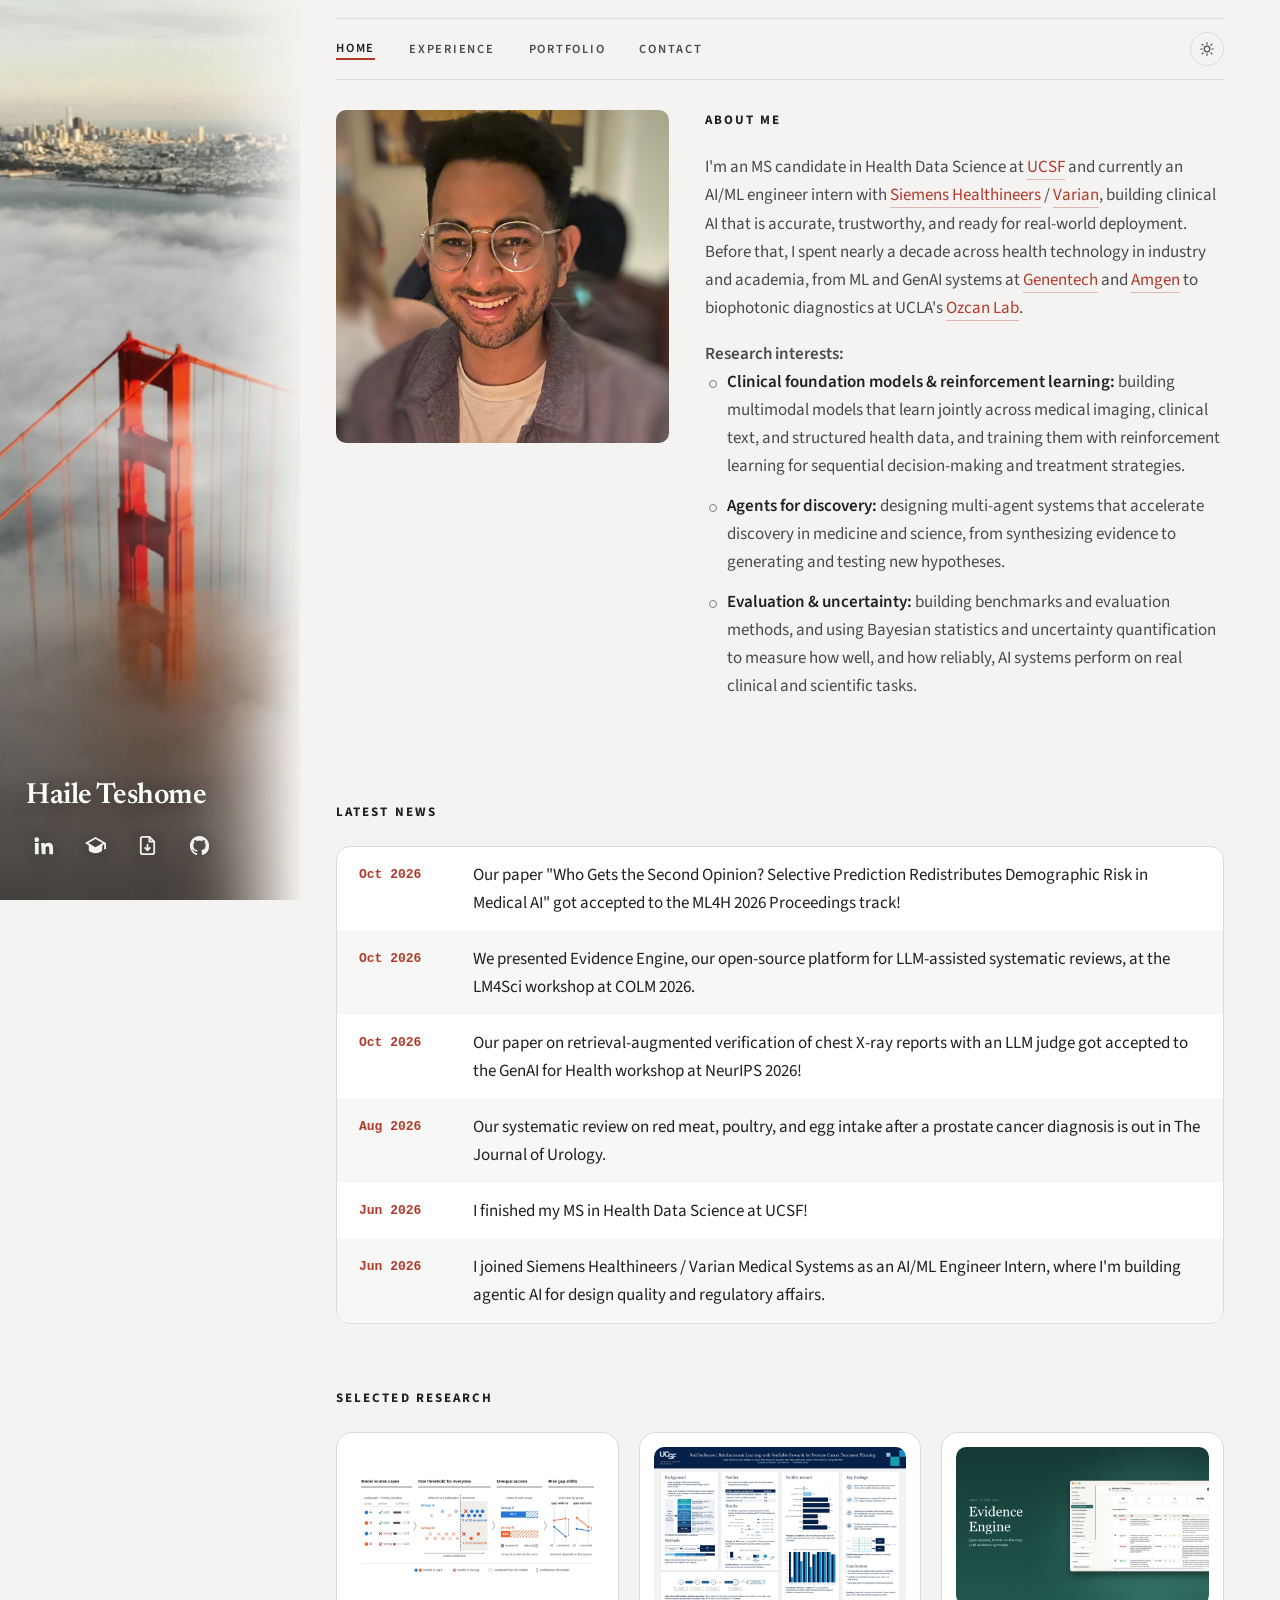
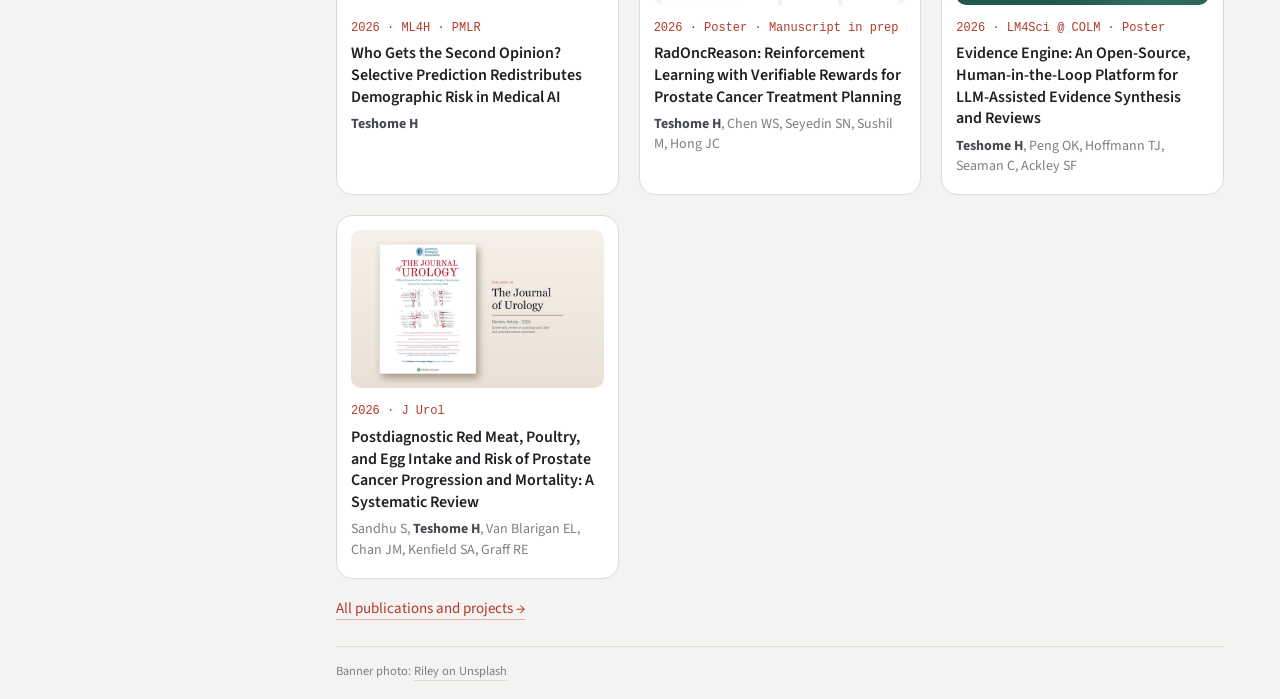
<file: index.html>
<!DOCTYPE html>
<html lang="en">
<head>
<meta charset="UTF-8" />
<meta name="viewport" content="width=device-width, initial-scale=1.0" />
<title>Haile Teshome | Health AI &amp; Data Science</title>
<meta name="description" content="Hailemariam (Haile) Teshome, Health Data Science researcher at UCSF building clinical AI." />
<script>
  /* day / night: remembered choice, else the device setting */
  (function () {
    var t = null; try { t = localStorage.getItem('ht-theme'); } catch (e) {}
    if (t !== 'light' && t !== 'dark') t = matchMedia('(prefers-color-scheme: dark)').matches ? 'dark' : 'light';
    document.documentElement.setAttribute('data-theme', t);
    /* restore the last weather look before first paint (no flash between pages) */
    try {
      var w = JSON.parse(localStorage.getItem('ht-wx') || 'null');
      if (w && Date.now() - w.t < 3 * 3600 * 1000) {
        ['night', 'golden', 'wet'].forEach(function (k) { if (w[k]) document.documentElement.classList.add('wx-' + k); });
        window.__fog = { density: w.density, speed: w.speed, bright: w.bright };
      }
    } catch (e) {}
  })();
</script>
<style>
  /* Academic homepage (mockup) — identity header, linked bio,
     research-interest bullets, image-led selected research. */
  :root {
    /* palette sampled from the banner photo: fog greys, greige, bridge orange */
    --bg: #f4f3f1;
    --text: #1e2023;
    --text-2: #474a4f;
    --text-3: #7c7f84;
    --rule: #dcdbd8;
    --link: #b23a2b;
    --link-line: rgba(178, 58, 43, 0.32);
    --card: #ffffff;
    --font: -apple-system, BlinkMacSystemFont, "SF Pro Text", "Segoe UI", Roboto, "Helvetica Neue", Arial, sans-serif;
    --mono: ui-monospace, "SF Mono", Menlo, monospace;
  }
  html[data-theme="dark"] {
      --bg: #16171a; --text: #e9e8e5; --text-2: #c1c2c4; --text-3: #8d8f93;
      --rule: #2a2c30; --link: #e57a63; --link-line: rgba(229, 122, 99, 0.4); --card: #1d1f22;
  }
  * { box-sizing: border-box; }
  html { scroll-behavior: smooth; }
  body { margin: 0; background: var(--bg); color: var(--text); font: 17px/1.65 var(--font); -webkit-font-smoothing: antialiased; }
  a { color: var(--link); text-decoration: none; border-bottom: 1px solid var(--link-line); transition: border-color .15s; }
  a:hover { border-bottom-color: var(--link); }
  img { display: block; max-width: 100%; }
  .page { max-width: 1000px; margin: 0 auto; padding: 0 28px; }

  /* ---------- identity header ---------- */
  .id { display: grid; grid-template-columns: 300px 1fr; gap: 44px; align-items: center; padding: 64px 0 40px; }
  .id-photo { width: 300px; height: 300px; border-radius: 24px; object-fit: cover; object-position: 50% 35%; }
  .id h1 { font-size: 60px; font-weight: 300; letter-spacing: -0.02em; line-height: 1.05; margin: 0 0 22px; }
  .id-roles { font-size: 16px; line-height: 1.55; color: var(--text); margin: 0 0 18px; }
  .id-roles div + div { margin-top: 2px; }
  .id-roles .muted { color: var(--text-3); }
  .id-links { display: flex; flex-wrap: wrap; gap: 6px 24px; font-size: 15.5px; }
  .id-links a { color: var(--text); border-bottom-color: transparent; }
  .id-links a:hover { color: var(--link); border-bottom-color: var(--link-line); }

  /* ---------- section nav (below header) ---------- */
  .tabs { display: flex; gap: 34px; padding: 13px 0; border-top: 1px solid var(--rule); border-bottom: 1px solid var(--rule); margin-bottom: 52px; }
  .tabs a { color: var(--text-2); border: 0; font-size: 12.5px; font-weight: 600; letter-spacing: 0.14em; text-transform: uppercase; }
  .tabs a:hover, .tabs a.on { color: var(--text); }
  .tabs a.on { box-shadow: inset 0 -2px 0 var(--link); padding-bottom: 2px; }

  /* ---------- sections ---------- */
  section { margin-bottom: 64px; }
  h2 { font-size: 13px; font-weight: 700; letter-spacing: 0.16em; text-transform: uppercase; color: var(--text); margin: 0 0 22px; text-align: left; }
  .about p { margin: 0 0 18px; color: var(--text-2); }
  .interests-lead { margin: 26px 0 10px; color: var(--text); font-weight: 600; }
  .interests { list-style: none; margin: 0; padding: 0; }
  .interests li { position: relative; padding-left: 22px; margin-bottom: 12px; color: var(--text-2); }
  .interests li::before { content: ""; position: absolute; left: 4px; top: 0.72em; width: 6px; height: 6px; border-radius: 50%; border: 1.5px solid var(--text-3); }
  .interests b { color: var(--text); font-weight: 600; }

  /* news */
  .news { list-style: none; margin: 0; padding: 0; }
  .news li { display: grid; grid-template-columns: 96px 1fr; gap: 18px; padding: 9px 0; }
  .news .d { font-family: var(--mono); font-size: 13px; color: var(--text-3); padding-top: 3px; }
  .news .t { color: var(--text-2); }
  .news .w { color: var(--text-3); font-size: 14px; }

  /* selected research cards */
  .cards { display: grid; grid-template-columns: 1fr 1fr; gap: 22px; }
  .card { display: block; border: 1px solid var(--rule); border-radius: 16px; background: var(--card); padding: 14px; color: inherit; transition: border-color .2s, transform .2s; }
  .card:hover { border-color: var(--text-3); transform: translateY(-2px); }
  .card .fig { aspect-ratio: 16 / 10; border-radius: 10px; overflow: hidden; background: #fff; margin-bottom: 14px; }
  .card .fig img { width: 100%; height: 100%; object-fit: cover; }
  .card .fig.contain img { object-fit: contain; }
  .card .v { font-family: var(--mono); font-size: 12px; color: var(--link); margin-bottom: 5px; }
  .card h3 { font-size: 17px; line-height: 1.35; font-weight: 600; margin: 0 0 6px; color: var(--text); }
  .card .a { font-size: 14px; color: var(--text-3); line-height: 1.45; padding-bottom: 4px; }
  .card .a b { color: var(--text-2); }
  .more { margin-top: 18px; font-size: 15px; }

  footer { border-top: 1px solid var(--rule); padding: 26px 0 44px; color: var(--text-3); font-size: 14px; display: flex; justify-content: space-between; gap: 16px; flex-wrap: wrap; }
  footer a { color: var(--text-2); border-bottom-color: transparent; }

  @media (max-width: 760px) {
    .id { grid-template-columns: 1fr; gap: 26px; padding-top: 36px; }
    .id-photo { width: 220px; height: 220px; }
    .id h1 { font-size: 46px; }
    .tabs { gap: 0; justify-content: space-between; }
    .tabs a { font-size: 11.5px; letter-spacing: 0.08em; }
    .cards { grid-template-columns: 1fr; }
    .news li { grid-template-columns: 1fr; gap: 0; }
  }

  /* ---------- side banner ---------- */
  /* To use your own image: save it as assets/side.jpg — it layers over the drawn placeholder. */
  body { display: grid; grid-template-columns: 380px 1fr; min-height: 100vh; }
  .side {
    position: sticky; top: 0; height: 100vh; overflow: hidden; color: #f2f2f0;
    background: #8f9194;
  }
  .side::before {
    content: ""; position: absolute; inset: 0; z-index: 1;
    background-image: url("assets/side.jpg"); background-size: cover; background-position: center;
    filter: sepia(0.55) saturate(0.85) brightness(0.92);
  }
  .side::after { content: ""; position: absolute; inset: 0; z-index: 2; background: linear-gradient(180deg, rgba(30,22,16,0.10) 0%, rgba(30,22,16,0.30) 45%, rgba(30,22,16,0.78) 100%); }
  .side-bg { position: absolute; inset: 0; z-index: 0; }
  .side-bg svg { width: 100%; height: 100%; display: block; }
  .side-bg .hl1 { fill: #b59b7c; } .side-bg .hl2 { fill: #a3876a; }
  .side-bg .sutro line { stroke: #8f7559; stroke-width: 2.4; stroke-linecap: round; }
  .side-bg .water { fill: #8a6f57; }
  .side-bg .ripples line { stroke: rgba(240,226,206,0.28); stroke-width: 1.2; stroke-linecap: round; }
  .side-bg .bridge { fill: #4d3a2c; }
  .side-bg .bridge .cable { fill: none; stroke: #4d3a2c; stroke-width: 2.6; }
  .side-bg .bridge .sus line { stroke: #4d3a2c; stroke-width: 0.9; opacity: .75; }
  .side-bg .fog { fill: rgba(243,232,216,0.55); }
  .side-inner { position: relative; z-index: 3; height: 100%; display: flex; flex-direction: column; justify-content: flex-end; padding: 44px 40px 40px; }
  .side-photo { width: 168px; height: 168px; border-radius: 18px; object-fit: cover; object-position: 50% 30%; border: 0; box-shadow: 0 12px 30px -10px rgba(10,12,14,0.55); margin-bottom: 52px; }
  .side h1 { font-family: Georgia, "Iowan Old Style", "Times New Roman", serif; font-weight: 700; font-size: 46px; line-height: 1.02; letter-spacing: -0.01em; margin: 0 0 18px; color: #fff; }
  .side-roles { font-size: 14.5px; line-height: 1.5; color: rgba(246,239,230,0.92); margin-bottom: 20px; }
  .side-roles div + div { margin-top: 6px; }
  .side-roles .muted { color: rgba(246,239,230,0.7); }
  .side a { color: #fff; border-bottom-color: rgba(255,255,255,0.4); }
  .side a:hover { border-bottom-color: #fff; }
  .side-links { display: flex; flex-wrap: wrap; gap: 6px 18px; font-size: 14.5px; font-weight: 500; }
  .side-links a { border-bottom-color: transparent; }
  .side-links a:hover { border-bottom-color: rgba(255,255,255,0.7); }
  .side-foot { margin-top: 22px; font-size: 13px; color: rgba(246,239,230,0.6); }

  .page { max-width: 820px; margin: 0; padding: 40px 56px 0; }
  .tabs { margin-bottom: 44px; }

  @media (max-width: 900px) {
    body { display: block; }
    .side { position: relative; height: auto; min-height: 560px; }
    .side-inner { min-height: 520px; padding: 32px 24px 28px; }
    .side h1 { font-size: 40px; }
    .page { padding: 28px 22px 0; }
  }

  /* real photo layer (replaces the drawn placeholder) */
  .side::before { display: none; }
  .side-img { position: absolute; inset: 0; width: 100%; height: 100%; object-fit: cover; object-position: 50% 30%; z-index: 1;
    filter: contrast(1.03); }
  .side::after { background: linear-gradient(180deg, rgba(22,24,27,0.0) 0%, rgba(22,24,27,0.22) 38%, rgba(22,24,27,0.84) 100%); }
  /* mockup-only photo switcher */
  .side-pick { display: flex; align-items: center; gap: 6px; margin-top: 14px; }
  .side-pick button { width: 24px; height: 24px; border-radius: 6px; border: 1px solid rgba(255,255,255,0.35); background: transparent; color: #fff; font-size: 11.5px; cursor: pointer; }
  .side-pick button.on { background: rgba(255,255,255,0.9); color: #1e2023; }
  .side-pick .side-credit { margin-left: 0; font-size: 11.5px; color: rgba(246,239,230,0.6); border-bottom-color: transparent; }

  /* rolling fog layer, between the photo and the dark fade */
  .side-fog { position: absolute; inset: 0; width: 100%; height: 100%; z-index: 1; pointer-events: none; }

  /* weather-driven light */
  .side-img { transition: filter 1.2s ease; }
  :is(.side.wx-night, html.wx-night .side) .side-img { filter: brightness(0.58) saturate(0.7) contrast(1.08) hue-rotate(-6deg); }
  :is(.side.wx-golden, html.wx-golden .side) .side-img { filter: sepia(0.25) saturate(1.15) brightness(1.02) contrast(1.03); }
  :is(.side.wx-wet, html.wx-wet .side) .side-img { filter: saturate(0.7) brightness(0.85) contrast(1.05); }
  :is(.side.wx-night.wx-wet, html.wx-night.wx-wet .side) .side-img { filter: brightness(0.5) saturate(0.6) contrast(1.08); }
  .side-tint { position: absolute; inset: 0; z-index: 1; pointer-events: none; opacity: 0; transition: opacity 1.2s ease; }
  :is(.side.wx-night, html.wx-night .side) .side-tint { opacity: 1; background: linear-gradient(180deg, rgba(18,32,64,0.45), rgba(10,16,32,0.2)); mix-blend-mode: multiply; }
  :is(.side.wx-golden, html.wx-golden .side) .side-tint { opacity: 1; background: linear-gradient(180deg, rgba(255,170,90,0.35), rgba(255,120,60,0.08)); mix-blend-mode: soft-light; }

  /* day / night toggle */
  .tabs { align-items: center; }
  .theme-toggle { margin-left: auto; width: 34px; height: 34px; border-radius: 50%; border: 1px solid var(--rule); background: transparent;
    color: var(--text-2); display: grid; place-items: center; cursor: pointer; transition: color .2s, border-color .2s; }
  .theme-toggle:hover { color: var(--link); border-color: var(--link-line); }
  .theme-toggle svg { width: 16px; height: 16px; }
  .theme-toggle .moon { display: none; }
  html[data-theme="dark"] .theme-toggle .sun { display: none; }
  html[data-theme="dark"] .theme-toggle .moon { display: block; }
  body { transition: background-color .3s, color .3s; }
  @media (max-width: 760px) { .theme-toggle { width: 30px; height: 30px; margin-left: 10px; } }

  /* ---------- banner, refined ---------- */
  /* show more of the city and bridge; darken only behind the name and links */
  .side-img { object-position: 50% 42%; }
  .side::after { background: linear-gradient(180deg, rgba(22,24,27,0) 0%, rgba(22,24,27,0) 52%, rgba(22,24,27,0.45) 74%, rgba(22,24,27,0.78) 100%); }
  :is(.side.wx-night, html.wx-night .side) .side-img { filter: brightness(0.74) saturate(0.8) contrast(1.06) hue-rotate(-6deg); }
  :is(.side.wx-night, html.wx-night .side) .side-tint { background: linear-gradient(180deg, rgba(18,32,64,0.28), rgba(10,16,32,0.08)); }
  /* framed portrait: a consistent cream mat + soft shadow reads well on any sky */
  .side-photo {
    width: 184px; height: 184px; border-radius: 16px; object-position: 50% 28%;
    border: 5px solid #f6f3ee; box-shadow: 0 18px 40px -14px rgba(8,10,12,0.6), 0 2px 6px rgba(8,10,12,0.18);
    margin-bottom: 26px;
  }
  .side h1 { margin-bottom: 16px; text-shadow: 0 2px 18px rgba(8,10,12,0.35); }
  .side-links { text-shadow: 0 1px 10px rgba(8,10,12,0.35); }
  footer .credit { flex-basis: 100%; font-size: 12.5px; color: var(--text-3); }
  footer .credit a { color: var(--text-3); border-bottom: 1px solid var(--rule); }


  /* thinner frame, block sits higher, links on one line */
  .side-photo { border-width: 2px; }
  .side-inner { padding-bottom: 17vh; }
  .side::after { background: linear-gradient(180deg, rgba(22,24,27,0) 0%, rgba(22,24,27,0) 40%, rgba(22,24,27,0.42) 62%, rgba(22,24,27,0.62) 100%); }
  .side-links { flex-wrap: nowrap; white-space: nowrap; gap: 0 20px; }
  @media (max-width: 900px) { .side-inner { padding-bottom: 32px; } }
  /* name on one line */
  .side h1 { white-space: nowrap; font-size: 35px; letter-spacing: -0.015em; }
  .side-photo { width: 160px; height: 160px; }
  /* profile sits at the top of the banner so the bridge below stays clear */
  .side-inner { justify-content: flex-start; padding-top: 64px; padding-bottom: 40px; }
  .side::after { background: linear-gradient(180deg, rgba(22,24,27,0.55) 0%, rgba(22,24,27,0.38) 30%, rgba(22,24,27,0) 52%, rgba(22,24,27,0) 82%, rgba(22,24,27,0.25) 100%); }
  @media (max-width: 900px) { .side-inner { padding-top: 32px; } }

  /* ---------- profile card: photo, name and links as one frosted unit ---------- */
  .side-inner { justify-content: flex-end; padding: 0 22px 26px; }
  .side::after { background: linear-gradient(180deg, rgba(22,24,27,0) 0%, rgba(22,24,27,0) 70%, rgba(22,24,27,0.35) 100%); }
  .side-card {
    display: grid; grid-template-columns: 72px 1fr; column-gap: 14px; align-items: center; padding: 18px;
    background: rgba(250,250,248,0.16); border: 1px solid rgba(255,255,255,0.28); border-radius: 18px;
    backdrop-filter: blur(14px) saturate(1.2); -webkit-backdrop-filter: blur(14px) saturate(1.2);
  }
  .side-card .side-photo { width: 72px; height: 72px; border-radius: 12px; border: 0; margin: 0; box-shadow: none; }
  .side-card h1 { font-size: 28px; margin: 0; text-shadow: none; }
  .side-card .side-links { grid-column: 1 / -1; margin-top: 14px; font-size: 14px; text-shadow: none; }
  @media (max-width: 900px) { .side-inner { padding: 0 16px 20px; min-height: 420px; } .side { min-height: 420px; } }

  /* Zhaofeng-style: banner = scenery + big name + icon links; headshot beside the bio */
  .side-inner { justify-content: flex-end; padding: 0 36px 44px; }
  .side::after { background: linear-gradient(180deg, rgba(22,24,27,0) 0%, rgba(22,24,27,0) 55%, rgba(22,24,27,0.45) 78%, rgba(22,24,27,0.72) 100%); }
  .side h1 { font-size: 36px; white-space: nowrap; line-height: 1.05; margin-bottom: 20px; text-shadow: 0 2px 18px rgba(8,10,12,0.4); }
  .side-links { gap: 0 18px; }
  .side-links a { display: grid; place-items: center; width: 34px; height: 34px; border-bottom: 0; opacity: .92; transition: opacity .15s, transform .15s; }
  .side-links a:hover { opacity: 1; transform: translateY(-1px); border-bottom: 0; }
  .side-links svg { width: 26px; height: 26px; filter: drop-shadow(0 1px 6px rgba(8,10,12,0.4)); }
  .about-photo { float: right; width: 200px; height: 200px; object-fit: cover; object-position: 50% 28%; border-radius: 10px; margin: 0 0 16px 28px; }
  @media (max-width: 760px) { .about-photo { width: 120px; height: 120px; margin-left: 16px; } }

  /* thinner banner; name + icon links at its foot (Zhaofeng); photo beside bio (Kexin) */
  body { grid-template-columns: 300px 1fr; }
  .side-inner { padding: 0 26px 38px; }
  .side h1 { font-size: 29px; margin-bottom: 16px; }
  .side-links svg { width: 23px; height: 23px; }
  .page { max-width: 900px; padding-left: 60px; padding-right: 60px; }
  .about-photo { float: left; width: 210px; height: 252px; border-radius: 10px; margin: 6px 32px 18px 0; object-position: 50% 24%; }
  .about .interests-lead { clear: both; padding-top: 6px; }
  @media (max-width: 900px) { body { display: block; } .page { padding: 28px 22px 0; } }
  @media (max-width: 760px) { .about-photo { float: none; display: block; width: 160px; height: 192px; margin: 0 0 18px; } }

  /* font pairing: Newsreader + Source Sans 3 */
  :root { --font: "Source Sans 3", system-ui, sans-serif; }
  body { font-family: var(--font); }
  .side h1, .profile-card h1 { font-family: "Newsreader", Georgia, serif; font-weight: 600; }
  h2, .tabs a { font-family: var(--font); }

  /* photo and About text share one height: the photo stretches to the text */
  .about-intro { display: grid; grid-template-columns: 210px 1fr; gap: 32px; align-items: stretch; margin-bottom: 26px; }
  .about-intro .about-photo { float: none; width: 100%; height: 100%; min-height: 220px; margin: 0; object-fit: cover; object-position: 50% 24%; }
  .about-text p { margin-bottom: 0; }
  .about .interests-lead { padding-top: 0; }
  @media (max-width: 760px) { .about-intro { grid-template-columns: 1fr; gap: 18px; } .about-intro .about-photo { width: 160px; height: 192px; min-height: 0; } }

  /* keep the side banner on tablets and narrow windows; only phones stack it on top */
  @media (min-width: 641px) and (max-width: 900px) {
    body { display: grid; grid-template-columns: 240px 1fr; }
    .side { position: sticky; top: 0; height: 100vh; min-height: 0; }
    .side-inner { height: 100%; min-height: 0; padding: 0 20px 30px; }
    .side h1 { font-size: 23px; margin-bottom: 14px; }
    .side-links { gap: 0 12px; }
    .side-links svg { width: 21px; height: 21px; }
    .page { padding: 32px 32px 0; }
  }
  @media (min-width: 761px) and (max-width: 900px) {
    .about-intro { grid-template-columns: 160px 1fr; gap: 22px; }
  }

  /* square photo beside the bio */
  .about-intro { align-items: start; }
  .about-intro .about-photo { width: 210px; height: 210px; min-height: 0; aspect-ratio: 1; object-position: 50% 28%; }
  @media (min-width: 761px) and (max-width: 900px) { .about-intro .about-photo { width: 160px; height: 160px; } }
  @media (max-width: 760px) { .about-intro .about-photo { width: 160px; height: 160px; } }

  /* bigger photo, content column closer to the banner */
  .page { padding-left: 36px; }
  .about-intro { grid-template-columns: 250px 1fr; gap: 30px; }
  .about-intro .about-photo { width: 250px; height: 250px; }
  @media (min-width: 761px) and (max-width: 900px) {
    .page { padding-left: 22px; }
    .about-intro { grid-template-columns: 196px 1fr; gap: 22px; }
    .about-intro .about-photo { width: 196px; height: 196px; }
  }
  @media (min-width: 641px) and (max-width: 760px) { .page { padding-left: 22px; } .about-intro .about-photo { width: 190px; height: 190px; } }
  @media (max-width: 640px) { .about-intro { grid-template-columns: 1fr; } .about-intro .about-photo { width: 190px; height: 190px; } }

  /* news with more contrast: white panel, accent dates, hairline rows */
  .news { background: var(--card); border: 1px solid var(--rule); border-radius: 14px; padding: 4px 22px; }
  .news li { padding: 14px 0; border-top: 1px solid var(--rule); }
  .news li:first-child { border-top: 0; }
  .news .d { color: var(--link); font-weight: 600; }
  .news .t { color: var(--text); }

  /* alternating rows inside the news panel */
  .news { padding: 0; overflow: hidden; }
  .news li { padding: 14px 22px; border-top: 0; }
  .news li:nth-child(even) { background: color-mix(in srgb, var(--bg) 70%, var(--card)); }

/* no tint transitions until the page has painted */
html:not(.wx-ready) .side-img, html:not(.wx-ready) .side-tint { transition: none !important; }

  /* content uses the full width next to the banner on every tab */
  .page { max-width: none; padding-right: 56px; }
  @media (max-width: 900px) { .page { padding-right: 28px; } }

  /* bio and research interests share the column beside the photo */
  .about-text .interests-lead { margin-top: 18px; }
  .about-text .interests { margin-bottom: 0; }
  .about-intro { align-items: start; }
  /* photo scales with the page so it roughly matches the text beside it */
  @media (min-width: 901px) {
    .about-intro { grid-template-columns: clamp(250px, 26vw, 420px) 1fr; gap: 36px; }
    .about-intro .about-photo { width: 100%; height: auto; aspect-ratio: 1; }
  }

  /* selected research: smaller cards, three across on wide screens */
  @media (min-width: 1200px) { .cards { grid-template-columns: repeat(3, 1fr); gap: 20px; } }
  @media (min-width: 1700px) { .cards { grid-template-columns: repeat(4, 1fr); } }
  .card h3 { font-size: 16px; }

  /* tighter top and bottom: less air above the tabs and below the last section */
  .page { padding-top: 18px; }
  .tabs { margin-bottom: 30px; }
  .page > section:last-of-type, .page > main { margin-bottom: 0; }
  .page > main .section { padding-bottom: 12px; }
  footer { padding: 14px 0 18px; margin-top: 24px; }
  @media (max-width: 640px) { .page { padding-top: 14px; } }
  

  /* match the Portfolio: no white frames, posters show from the title down */
  .card .fig { background: var(--card); }
  .card .fig img[src*="poster"] { object-position: 50% 0; }
  /* keep the footer pinned to the bottom of the window on short pages */
  @media (min-width: 641px) {
    .page { display: flex; flex-direction: column; min-height: 100vh; box-sizing: border-box; }
    .page > footer { margin-top: auto; }
    .page > :not(footer):nth-last-child(2) { margin-bottom: 24px; }
  }
</style>
<link rel="preconnect" href="https://fonts.googleapis.com"><link href="https://fonts.googleapis.com/css2?family=Newsreader:opsz,wght@6..72,500;6..72,600&family=Source+Sans+3:wght@400;600&display=swap" rel="stylesheet">
<link rel="stylesheet" href="assets/css/banner.css?v=4" />
</head>
<body>
<aside class="side">
  <img class="side-img" src="assets/side.jpg" alt="" aria-hidden="true">
  <div class="side-tint" aria-hidden="true"></div>
  <div class="side-inner">
    <h1>Haile Teshome</h1>
    <nav class="side-links">
        <a href="https://www.linkedin.com/in/haile-teshome" target="_blank" rel="noopener" aria-label="LinkedIn" title="LinkedIn"><svg viewBox="0 0 24 24" fill="currentColor"><path d="M4.98 3.5a2.5 2.5 0 1 1 0 5 2.5 2.5 0 0 1 0-5zM3 9.5h4V21H3zM9.5 9.5h3.8v1.6h.1c.5-1 1.8-2 3.8-2 4 0 4.8 2.6 4.8 6V21h-4v-5.3c0-1.3 0-2.9-1.8-2.9s-2 1.4-2 2.8V21h-4z"/></svg></a>
        <a href="https://scholar.google.com/citations?user=9jtTCxYAAAAJ&amp;hl=en" target="_blank" rel="noopener" aria-label="Google Scholar" title="Google Scholar"><svg viewBox="0 0 24 24" fill="currentColor"><path d="M12 3 1 9.5l4 2.4V17c0 .3.2.6.4.8C7 19.2 9.3 20 12 20s5-.8 6.6-2.2c.2-.2.4-.5.4-.8v-5.1l2-1.2V16h2V9.5zm0 2.3 7.4 4.2L12 13.8 4.6 9.5z"/></svg></a>
        <a href="Haile_Teshome_Resume.pdf" download aria-label="Resume" title="Resume"><svg viewBox="0 0 24 24" fill="none" stroke="currentColor" stroke-width="1.9" stroke-linecap="round" stroke-linejoin="round"><path d="M14 3H7a2 2 0 0 0-2 2v14a2 2 0 0 0 2 2h10a2 2 0 0 0 2-2V8z"/><path d="M14 3v5h5M12 11v6M9.5 14.5 12 17l2.5-2.5"/></svg></a>
        <a href="https://github.com/haile-teshome" target="_blank" rel="noopener" aria-label="GitHub" title="GitHub"><svg viewBox="0 0 24 24" fill="currentColor"><path d="M12 2C6.48 2 2 6.58 2 12.23c0 4.52 2.87 8.35 6.84 9.7.5.1.68-.22.68-.49 0-.24-.01-.88-.01-1.73-2.78.62-3.37-1.37-3.37-1.37-.46-1.18-1.11-1.5-1.11-1.5-.91-.64.07-.62.07-.62 1 .07 1.53 1.06 1.53 1.06.89 1.57 2.34 1.12 2.91.85.09-.66.35-1.12.63-1.38-2.22-.26-4.56-1.14-4.56-5.07 0-1.12.39-2.04 1.03-2.76-.1-.26-.45-1.3.1-2.71 0 0 .84-.28 2.75 1.05a9.3 9.3 0 0 1 5 0c1.91-1.33 2.75-1.05 2.75-1.05.55 1.41.2 2.45.1 2.71.64.72 1.03 1.64 1.03 2.76 0 3.94-2.34 4.81-4.57 5.06.36.32.68.94.68 1.9 0 1.37-.01 2.48-.01 2.82 0 .27.18.6.69.49A10.1 10.1 0 0 0 22 12.23C22 6.58 17.52 2 12 2z"/></svg></a>
      </nav>
  </div>
</aside>
<main class="page">


  <nav class="tabs">
    <a class="on" href="index.html">Home</a>
    <a href="experience.html">Experience</a>
    <a href="research.html">Portfolio</a>
    <a href="contact.html">Contact</a>
    <button class="theme-toggle" type="button" aria-label="Switch between day and night mode" title="Day / night">
      <svg class="sun" viewBox="0 0 24 24" fill="none" stroke="currentColor" stroke-width="1.8" stroke-linecap="round"><circle cx="12" cy="12" r="4.2"/><path d="M12 2.5v2.2M12 19.3v2.2M4.6 4.6l1.6 1.6M17.8 17.8l1.6 1.6M2.5 12h2.2M19.3 12h2.2M4.6 19.4l1.6-1.6M17.8 6.2l1.6-1.6"/></svg>
      <svg class="moon" viewBox="0 0 24 24" fill="none" stroke="currentColor" stroke-width="1.8" stroke-linecap="round" stroke-linejoin="round"><path d="M20.5 13.2A8.5 8.5 0 1 1 10.8 3.5a6.6 6.6 0 0 0 9.7 9.7z"/></svg>
    </button>
  </nav>

  <section class="about">
    <div class="about-intro">
      <img class="about-photo" src="assets/headshot.jpeg" alt="Haile Teshome">
      <div class="about-text">
        <h2>About me</h2>
        <p>I'm an MS candidate in Health Data Science at <a href="https://www.ucsf.edu" target="_blank" rel="noopener">UCSF</a> and currently an AI/ML engineer intern with <a href="https://www.siemens-healthineers.com" target="_blank" rel="noopener">Siemens Healthineers</a> / <a href="https://www.varian.com" target="_blank" rel="noopener">Varian</a>, building clinical AI that is accurate, trustworthy, and ready for real-world deployment. Before that, I spent nearly a decade across health technology in industry and academia, from ML and GenAI systems at <a href="https://www.gene.com" target="_blank" rel="noopener">Genentech</a> and <a href="https://www.amgen.com" target="_blank" rel="noopener">Amgen</a> to biophotonic diagnostics at UCLA's <a href="https://innovate.ee.ucla.edu" target="_blank" rel="noopener">Ozcan Lab</a>.</p>
        <p class="interests-lead">Research interests:</p>
        <ul class="interests">
      <li><b>Clinical foundation models &amp; reinforcement learning:</b> building multimodal models that learn jointly across medical imaging, clinical text, and structured health data, and training them with reinforcement learning for sequential decision-making and treatment strategies.</li>
      <li><b>Agents for discovery:</b> designing multi-agent systems that accelerate discovery in medicine and science, from synthesizing evidence to generating and testing new hypotheses.</li>
      <li><b>Evaluation &amp; uncertainty:</b> building benchmarks and evaluation methods, and using Bayesian statistics and uncertainty quantification to measure how well, and how reliably, AI systems perform on real clinical and scientific tasks.</li>
    </ul>
      </div>
    </div>
  </section>

  <section>
    <h2>Latest news</h2>
    <ul class="news">
      <li><span class="d">Oct 2026</span><span class="t">Our paper "Who Gets the Second Opinion? Selective Prediction Redistributes Demographic Risk in Medical AI" got accepted to the ML4H 2026 Proceedings track!</span></li>
      <li><span class="d">Oct 2026</span><span class="t">We presented Evidence Engine, our open-source platform for LLM-assisted systematic reviews, at the LM4Sci workshop at COLM 2026.</span></li>
      <li><span class="d">Oct 2026</span><span class="t">Our paper on retrieval-augmented verification of chest X-ray reports with an LLM judge got accepted to the GenAI for Health workshop at NeurIPS 2026!</span></li>
      <li><span class="d">Aug 2026</span><span class="t">Our systematic review on red meat, poultry, and egg intake after a prostate cancer diagnosis is out in The Journal of Urology.</span></li>
      <li><span class="d">Jun 2026</span><span class="t">I finished my MS in Health Data Science at UCSF!</span></li>
      <li><span class="d">Jun 2026</span><span class="t">I joined Siemens Healthineers / Varian Medical Systems as an AI/ML Engineer Intern, where I'm building agentic AI for design quality and regulatory affairs.</span></li>
    </ul>
  </section>

  <section>
    <h2>Selected research</h2>
    <div class="cards">
      <a class="card" href="research.html#second-opinion">
        <div class="fig"><img src="assets/figures/ml4h-second-opinion.jpg?v=2" alt="Figure 1: one confidence threshold answers 8 of 12 cases for group A but 3 of 12 for group B, shifting the risk gap" loading="lazy"></div>
        <div class="v">2026 · ML4H · PMLR</div>
        <h3>Who Gets the Second Opinion? Selective Prediction Redistributes Demographic Risk in Medical AI</h3>
        <div class="a"><b>Teshome H</b></div>
      </a>
      <a class="card" href="research.html#radoncreason">
        <div class="fig"><img src="assets/figures/radoncreason-poster.jpg" alt="RadOncReason poster: reinforcement learning with verifiable rewards for prostate cancer treatment planning" loading="lazy"></div>
        <div class="v">2026 · Poster · Manuscript in prep</div>
        <h3>RadOncReason: Reinforcement Learning with Verifiable Rewards for Prostate Cancer Treatment Planning</h3>
        <div class="a"><b>Teshome H</b>, Chen WS, Seyedin SN, Sushil M, Hong JC</div>
      </a>
      <a class="card" href="https://github.com/haile-teshome/Evidence-Engine" target="_blank" rel="noopener">
        <div class="fig"><img src="assets/figures/evidence-engine.jpg" alt="Evidence Engine: abstract screening view of the app" loading="lazy"></div>
        <div class="v">2026 · LM4Sci @ COLM · Poster</div>
        <h3>Evidence Engine: An Open-Source, Human-in-the-Loop Platform for LLM-Assisted Evidence Synthesis and Reviews</h3>
        <div class="a"><b>Teshome H</b>, Peng OK, Hoffmann TJ, Seaman C, Ackley SF</div>
      </a>
      <a class="card" href="https://doi.org/10.1097/JU.0000000000005263" target="_blank" rel="noopener">
        <div class="fig"><img src="assets/figures/prostate-diet-sr.jpg" alt="Red meat, poultry and eggs after prostate cancer: systematic review summary" loading="lazy"></div>
        <div class="v">2026 · J Urol</div>
        <h3>Postdiagnostic Red Meat, Poultry, and Egg Intake and Risk of Prostate Cancer Progression and Mortality: A Systematic Review</h3>
        <div class="a">Sandhu S, <b>Teshome H</b>, Van Blarigan EL, Chan JM, Kenfield SA, Graff RE</div>
      </a>
    </div>
    <div class="more"><a href="research.html">All publications and projects →</a></div>
  </section>

  <footer>
    <span class="credit">Banner photo: <a href="https://unsplash.com/photos/aerial-photography-of-foggy-red-bridge-UznvSv-TjNg" target="_blank" rel="noopener">Riley on Unsplash</a></span>
  </footer>
</main>
<script src="assets/js/fog.js?v=4" defer></script>
<script src="assets/js/weather.js?v=2" defer></script>
<script>
  document.querySelector('.theme-toggle').addEventListener('click', function () {
    var t = document.documentElement.getAttribute('data-theme') === 'dark' ? 'light' : 'dark';
    document.documentElement.setAttribute('data-theme', t);
    try { localStorage.setItem('ht-theme', t); } catch (e) {}
  });
</script>
</body>
</html>
</file>
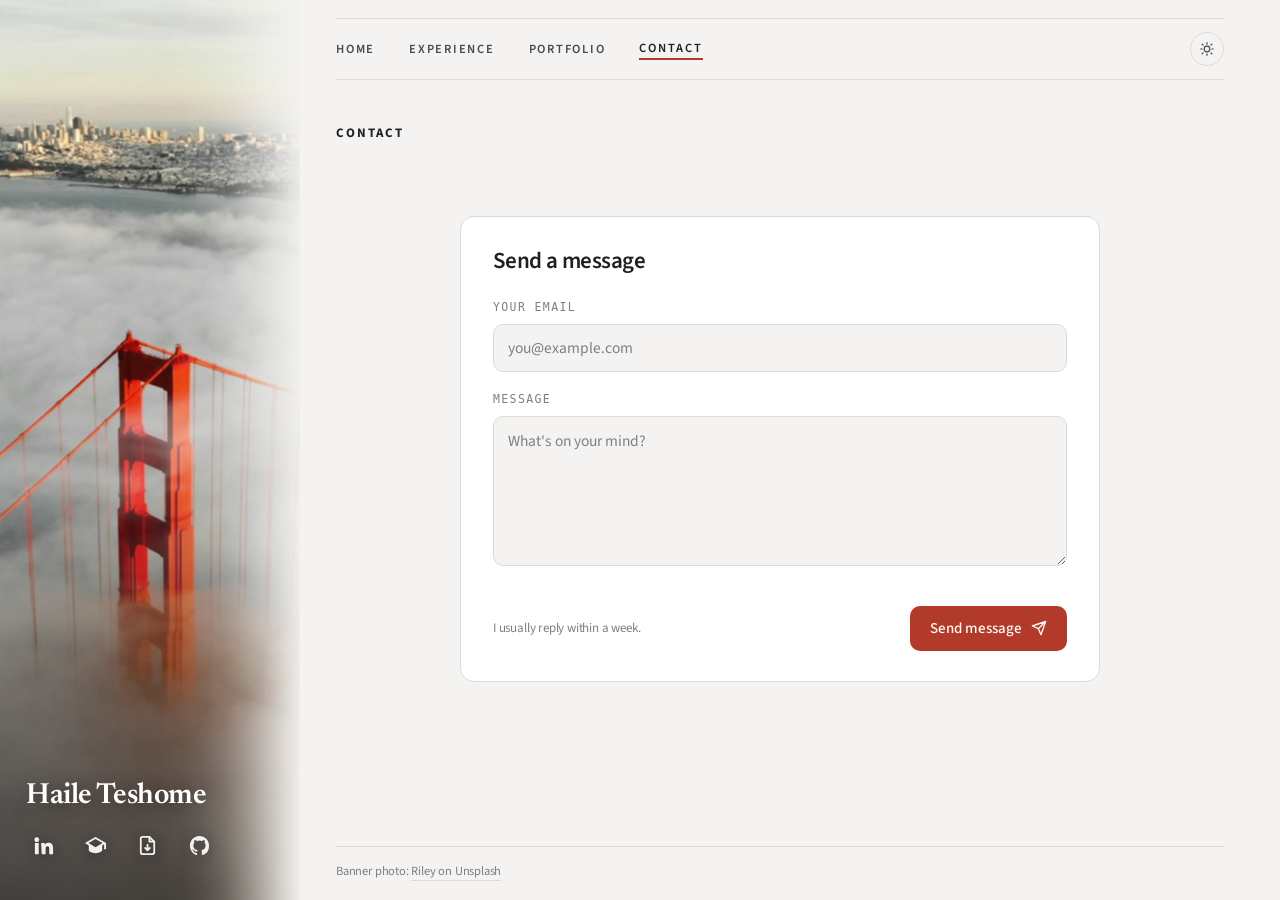
<file: contact.html>
<!DOCTYPE html>
<html lang="en" data-theme="light">
<head>
<meta charset="UTF-8" />
<meta name="viewport" content="width=device-width, initial-scale=1.0" />
<title>Contact — Haile Teshome</title>
<meta name="description" content="Get in touch with Haile Teshome — health AI, multimodal models, and research collaborations." />
<style>
/* ============================================================
   Haile Teshome — personal site
   Shared design system
   ============================================================ */

/* ---------- Fonts ---------- */
@import url('https://fonts.googleapis.com/css2?family=Geist:wght@300;400;500;600;700&family=Geist+Mono:wght@400;500;600&display=swap');

/* ---------- Tokens ---------- */
:root {
  --font-sans: "Geist", ui-sans-serif, system-ui, -apple-system, sans-serif;
  --font-mono: "Geist Mono", ui-monospace, "SF Mono", Menlo, monospace;

  /* warm paper light theme */
  --bg:        oklch(0.992 0.004 80);
  --bg-2:      oklch(0.972 0.006 78);
  --bg-3:      oklch(0.952 0.008 76);
  --text:      oklch(0.235 0.012 60);
  --text-2:    oklch(0.50 0.014 62);
  --text-3:    oklch(0.62 0.012 64);
  --border:    oklch(0.90 0.008 72);
  --border-2:  oklch(0.84 0.010 72);
  --accent:    oklch(0.605 0.165 42);
  --accent-h:  oklch(0.555 0.175 40);
  --accent-soft: oklch(0.93 0.04 55);
  --accent-text: oklch(0.55 0.17 41);
  --shadow: 0 1px 2px oklch(0.4 0.02 60 / 0.04), 0 8px 28px oklch(0.4 0.03 50 / 0.06);
  --shadow-lg: 0 2px 4px oklch(0.4 0.02 60 / 0.05), 0 18px 50px oklch(0.4 0.03 50 / 0.10);
  --shadow-card: 0 1px 1px oklch(0.35 0.02 60 / 0.05), 0 10px 20px -8px oklch(0.38 0.03 55 / 0.13), 0 34px 50px -26px oklch(0.38 0.03 55 / 0.16);
  --shadow-card-h: 0 2px 3px oklch(0.35 0.02 60 / 0.06), 0 18px 32px -10px oklch(0.38 0.03 55 / 0.18), 0 50px 70px -30px oklch(0.38 0.03 55 / 0.22);

  --maxw: 1180px;
  --nav-h: 68px;
  --r: 14px;
  --r-sm: 9px;
  --ease: cubic-bezier(0.22, 1, 0.36, 1);
}

html[data-theme="dark"] {
  --bg:        oklch(0.185 0.008 62);
  --bg-2:      oklch(0.222 0.010 62);
  --bg-3:      oklch(0.262 0.012 62);
  --text:      oklch(0.945 0.006 80);
  --text-2:    oklch(0.715 0.012 72);
  --text-3:    oklch(0.60 0.012 70);
  --border:    oklch(0.315 0.012 64);
  --border-2:  oklch(0.385 0.014 64);
  --accent:    oklch(0.715 0.155 48);
  --accent-h:  oklch(0.775 0.150 50);
  --accent-soft: oklch(0.33 0.06 45);
  --accent-text: oklch(0.78 0.15 50);
  --shadow: 0 1px 2px oklch(0 0 0 / 0.30), 0 10px 30px oklch(0 0 0 / 0.35);
  --shadow-lg: 0 2px 6px oklch(0 0 0 / 0.35), 0 22px 60px oklch(0 0 0 / 0.50);
  --shadow-card: 0 1px 1px oklch(0 0 0 / 0.30), 0 12px 24px -8px oklch(0 0 0 / 0.42), 0 36px 54px -26px oklch(0 0 0 / 0.55);
  --shadow-card-h: 0 2px 4px oklch(0 0 0 / 0.35), 0 20px 36px -10px oklch(0 0 0 / 0.50), 0 54px 76px -30px oklch(0 0 0 / 0.62);
}

* { box-sizing: border-box; }

html { scroll-behavior: smooth; scroll-padding-top: calc(var(--nav-h) + 24px); }
@media (prefers-reduced-motion: reduce) { html { scroll-behavior: auto; } }

body {
  margin: 0;
  font-family: var(--font-sans);
  background: var(--bg);
  color: var(--text);
  font-size: 17px;
  line-height: 1.65;
  -webkit-font-smoothing: antialiased;
  text-rendering: optimizeLegibility;
  letter-spacing: -0.011em;
  transition: background 0.5s var(--ease), color 0.4s var(--ease);
}

::selection { background: var(--accent-soft); color: var(--text); }

a { color: inherit; text-decoration: none; }
img { max-width: 100%; display: block; }
h1,h2,h3,h4 { font-weight: 600; line-height: 1.08; letter-spacing: -0.025em; margin: 0; }

.wrap { max-width: var(--maxw); margin: 0 auto; padding: 0 32px; }
.mono { font-family: var(--font-mono); }

/* ---------- Eyebrow / section labels ---------- */
.eyebrow {
  font-family: var(--font-mono);
  font-size: 12.5px;
  font-weight: 500;
  letter-spacing: 0.16em;
  text-transform: uppercase;
  color: var(--accent-text);
  display: inline-flex;
  align-items: center;
  gap: 9px;
}
.eyebrow::before {
  content: "";
  width: 7px; height: 7px;
  border-radius: 2px;
  background: var(--accent);
  transform: rotate(45deg);
}

/* ============================================================
   NAV
   ============================================================ */
.nav {
  position: fixed; top: 0; left: 0; right: 0; z-index: 50;
  height: var(--nav-h);
  display: flex; align-items: center;
  background: color-mix(in oklab, var(--bg) 78%, transparent);
  backdrop-filter: saturate(1.6) blur(16px);
  -webkit-backdrop-filter: saturate(1.6) blur(16px);
  border-bottom: 1px solid transparent;
  transition: border-color 0.4s var(--ease), background 0.4s var(--ease);
}
.nav.scrolled { border-bottom-color: var(--border); }
.nav .wrap { display: flex; align-items: center; justify-content: space-between; width: 100%; }

.brand { display: flex; align-items: center; gap: 11px; font-weight: 600; letter-spacing: -0.02em; }
.brand .mark {
  width: 30px; height: 30px; border-radius: 8px;
  background: var(--accent);
  color: oklch(0.99 0.01 80);
  display: grid; place-items: center;
  font-family: var(--font-mono); font-weight: 600; font-size: 14px;
  letter-spacing: -0.04em;
  box-shadow: inset 0 1px 0 oklch(1 0 0 / 0.18);
}
.brand .mark span { transform: translateY(0.5px); }

.nav-links { display: flex; align-items: center; gap: 4px; }
.nav-links a {
  font-size: 14.5px; font-weight: 450;
  color: var(--text-2);
  padding: 8px 13px; border-radius: 8px;
  position: relative;
  transition: color 0.2s, background 0.2s;
}
.nav-links a:hover { color: var(--text); background: var(--bg-2); }
.nav-links a.active { color: var(--text); }
.nav-links a.active::after {
  content: ""; position: absolute; left: 13px; right: 13px; bottom: 2px;
  height: 2px; border-radius: 2px; background: var(--accent);
}

.nav-tools { display: flex; align-items: center; gap: 8px; }

.icon-btn {
  width: 38px; height: 38px; border-radius: 9px;
  border: 1px solid var(--border);
  background: var(--bg-2);
  color: var(--text-2);
  display: grid; place-items: center; cursor: pointer;
  transition: all 0.2s var(--ease);
}
.icon-btn:hover { color: var(--text); border-color: var(--border-2); transform: translateY(-1px); }
.icon-btn svg { width: 17px; height: 17px; }

.cmd-btn {
  display: flex; align-items: center; gap: 9px;
  height: 38px; padding: 0 11px 0 12px;
  border: 1px solid var(--border); border-radius: 9px;
  background: var(--bg-2); color: var(--text-3);
  font-family: var(--font-mono); font-size: 12.5px; cursor: pointer;
  transition: all 0.2s var(--ease);
}
.cmd-btn:hover { color: var(--text); border-color: var(--border-2); }
.cmd-btn kbd {
  font-family: var(--font-mono); font-size: 11px;
  background: var(--bg); border: 1px solid var(--border);
  border-radius: 5px; padding: 1px 5px; color: var(--text-2);
}
.cmd-btn svg { width: 15px; height: 15px; }

.menu-btn { display: none; }

/* ---------- Buttons ---------- */
.btn {
  display: inline-flex; align-items: center; gap: 9px;
  font-family: var(--font-sans); font-size: 15px; font-weight: 500;
  padding: 12px 20px; border-radius: 10px; cursor: pointer;
  border: 1px solid transparent; transition: all 0.22s var(--ease);
  white-space: nowrap;
}
.btn svg { width: 16px; height: 16px; }
.btn-primary { background: var(--accent); color: oklch(0.99 0.01 80); box-shadow: var(--shadow); }
.btn-primary:hover { background: var(--accent-h); transform: translateY(-2px); box-shadow: var(--shadow-lg); }
.btn-ghost { background: var(--bg-2); color: var(--text); border-color: var(--border); }
.btn-ghost:hover { border-color: var(--border-2); transform: translateY(-2px); background: var(--bg-3); }

/* ============================================================
   SECTION / generic
   ============================================================ */
main { padding-top: var(--nav-h); }
.section { padding: 96px 0; }
.section-head { margin-bottom: 48px; max-width: 760px; }
.section-head .eyebrow { margin-bottom: 18px; }
.section-head h2 { font-size: clamp(30px, 4vw, 44px); letter-spacing: -0.03em; }
.section-head p { color: var(--text-2); font-size: 18px; margin: 16px 0 0; max-width: 640px; }

.page-hero { padding: 70px 0 30px; }
.page-hero h1 { font-size: clamp(38px, 6vw, 64px); letter-spacing: -0.035em; margin-top: 16px; }
.page-hero p { color: var(--text-2); font-size: clamp(17px, 2vw, 20px); margin: 20px 0 0; max-width: 620px; }

/* ---------- Reveal animation ---------- */
.reveal { opacity: 0; transform: translateY(22px); transition: opacity 0.7s var(--ease), transform 0.7s var(--ease); }
.reveal.in { opacity: 1; transform: none; }
.reveal[data-d="1"] { transition-delay: 0.06s; }
.reveal[data-d="2"] { transition-delay: 0.12s; }
.reveal[data-d="3"] { transition-delay: 0.18s; }
.reveal[data-d="4"] { transition-delay: 0.24s; }
.reveal[data-d="5"] { transition-delay: 0.30s; }
@media (prefers-reduced-motion: reduce) {
  .reveal { opacity: 1 !important; transform: none !important; }
}

/* ============================================================
   COMMAND PALETTE
   ============================================================ */
.cmdk {
  position: fixed; inset: 0; z-index: 100;
  display: none; align-items: flex-start; justify-content: center;
  padding-top: 14vh;
  background: oklch(0.2 0.01 60 / 0.42);
  backdrop-filter: blur(6px);
  opacity: 0; transition: opacity 0.18s ease;
}
.cmdk.open { display: flex; opacity: 1; }
.cmdk-panel {
  width: min(580px, 92vw);
  background: var(--bg);
  border: 1px solid var(--border-2);
  border-radius: 16px;
  box-shadow: var(--shadow-lg);
  overflow: hidden;
  transform: translateY(-8px) scale(0.985);
  transition: transform 0.22s var(--ease);
}
.cmdk.open .cmdk-panel { transform: none; }
.cmdk-search { display: flex; align-items: center; gap: 12px; padding: 16px 18px; border-bottom: 1px solid var(--border); }
.cmdk-search svg { width: 18px; height: 18px; color: var(--text-3); flex: none; }
.cmdk-search input {
  flex: 1; border: none; background: none; outline: none;
  font-family: var(--font-sans); font-size: 16.5px; color: var(--text);
}
.cmdk-search input::placeholder { color: var(--text-3); }
.cmdk-search .esc { font-family: var(--font-mono); font-size: 11px; color: var(--text-3); border: 1px solid var(--border); border-radius: 5px; padding: 2px 6px; }
.cmdk-list { max-height: 52vh; overflow-y: auto; padding: 8px; }
.cmdk-group-label { font-family: var(--font-mono); font-size: 11px; letter-spacing: 0.12em; text-transform: uppercase; color: var(--text-3); padding: 12px 12px 6px; }
.cmdk-item {
  display: flex; align-items: center; gap: 13px;
  padding: 11px 12px; border-radius: 9px; cursor: pointer;
  color: var(--text-2);
}
.cmdk-item .ic { width: 30px; height: 30px; border-radius: 8px; background: var(--bg-2); border: 1px solid var(--border); display: grid; place-items: center; flex: none; }
.cmdk-item .ic svg { width: 15px; height: 15px; }
.cmdk-item .t { flex: 1; }
.cmdk-item .t b { display: block; font-weight: 500; font-size: 15px; color: var(--text); letter-spacing: -0.01em; }
.cmdk-item .t small { font-size: 12.5px; color: var(--text-3); }
.cmdk-item .go { font-family: var(--font-mono); font-size: 11px; color: var(--text-3); opacity: 0; }
.cmdk-item.sel { background: var(--bg-2); color: var(--text); }
.cmdk-item.sel .ic { border-color: var(--accent); color: var(--accent); }
.cmdk-item.sel .go { opacity: 1; }
.cmdk-empty { padding: 32px; text-align: center; color: var(--text-3); font-size: 14px; }

/* ============================================================
   FOOTER
   ============================================================ */
.footer { padding: 28px 0 56px; margin-top: 40px; }
.footer-grid { display: grid; grid-template-columns: 1.6fr 1fr 1fr; gap: 40px; }
.footer h4 { font-family: var(--font-mono); font-size: 12px; letter-spacing: 0.14em; text-transform: uppercase; color: var(--text-3); margin-bottom: 16px; font-weight: 500; }
.footer .f-brand { font-size: 19px; font-weight: 600; letter-spacing: -0.02em; margin-bottom: 12px; }
.footer .f-desc { color: var(--text-2); font-size: 15px; max-width: 300px; }
.footer ul { list-style: none; margin: 0; padding: 0; display: flex; flex-direction: column; gap: 11px; }
.footer ul a { color: var(--text-2); font-size: 15px; transition: color 0.2s; display: inline-flex; align-items: center; gap: 8px; }
.footer ul a:hover { color: var(--accent-text); }
.footer-base { display: flex; justify-content: space-between; align-items: center; margin-top: 52px; padding-top: 26px; border-top: 1px solid var(--border); color: var(--text-3); font-size: 13px; font-family: var(--font-mono); }

/* ============================================================
   RESPONSIVE
   ============================================================ */
@media (max-width: 860px) {
  body { font-size: 16px; }
  .nav-links, .cmd-btn .lbl { display: none; }
  .menu-btn { display: grid; }
  .section { padding: 64px 0; }
  .footer-grid { grid-template-columns: 1fr; gap: 32px; }
  .wrap { padding: 0 22px; }

  .nav-links.open {
    display: flex; position: absolute; top: var(--nav-h); left: 0; right: 0;
    flex-direction: column; align-items: stretch; gap: 2px;
    background: var(--bg); border-bottom: 1px solid var(--border);
    padding: 12px 18px 18px;
  }
  .nav-links.open a { padding: 13px 14px; font-size: 16px; }
  .nav-links.open a.active::after { display: none; }
}

</style>
<style>
  /* ---------- Contact page ---------- */
  .contact-grid { display: grid; grid-template-columns: 1fr; gap: 28px; max-width: 640px; margin: 0 auto; }

  /* photo card with attached links */
  .photo-card {
    background: var(--bg-2); border: 1px solid var(--border); border-radius: var(--r);
    box-shadow: var(--shadow-card); overflow: hidden; display: flex; flex-direction: column;
  }
  .photo-card image-slot { display: block; width: 100%; aspect-ratio: 4 / 5; }
  .photo-links { display: flex; gap: 10px; padding: 14px; border-top: 1px solid var(--border); }
  .plink {
    flex: 1; display: inline-flex; align-items: center; justify-content: center; gap: 8px;
    font-size: 14px; font-weight: 500; color: var(--text);
    background: var(--bg); border: 1px solid var(--border); border-radius: 10px;
    padding: 11px 12px; transition: all 0.2s var(--ease);
  }
  .plink svg { width: 16px; height: 16px; }
  .plink:hover { border-color: color-mix(in oklab, var(--accent) 45%, var(--border)); color: var(--accent-text); transform: translateY(-2px); }

  /* message form */
  .form-card {
    background: var(--bg-2); border: 1px solid var(--border); border-radius: var(--r);
    box-shadow: var(--shadow-card); padding: 32px 32px 30px; display: flex; flex-direction: column;
  }
  .form-card h2 { font-size: 23px; letter-spacing: -0.025em; margin-bottom: 24px; }
  .form-card .lede { color: var(--text-2); font-size: 15.5px; margin: 8px 0 24px; }
  .field { display: flex; flex-direction: column; gap: 7px; margin-bottom: 18px; }
  .field label { font-family: var(--font-mono); font-size: 11.5px; letter-spacing: 0.12em; text-transform: uppercase; color: var(--text-3); }
  .field input, .field textarea {
    width: 100%; font-family: var(--font-sans); font-size: 15.5px; color: var(--text);
    background: var(--bg); border: 1px solid var(--border); border-radius: 10px;
    padding: 12px 14px; transition: border-color 0.2s, box-shadow 0.2s; resize: vertical;
  }
  .field textarea { min-height: 150px; line-height: 1.55; }
  .field input::placeholder, .field textarea::placeholder { color: var(--text-3); }
  .field input:focus, .field textarea:focus {
    outline: none; border-color: var(--accent);
    box-shadow: 0 0 0 3px color-mix(in oklab, var(--accent) 18%, transparent);
  }
  .form-foot { display: flex; align-items: center; justify-content: space-between; gap: 16px; margin-top: 4px; }
  .form-note { font-size: 13px; color: var(--text-3); }
  .form-card .btn-primary { border: none; }
  .form-error { color: var(--accent-text); font-size: 13.5px; min-height: 18px; margin-top: 2px; }

  /* success state */
  .form-success { display: none; flex-direction: column; align-items: center; justify-content: center; text-align: center; flex: 1; padding: 24px 0; }
  .form-card.sent .form-body { display: none; }
  .form-card.sent .form-success { display: flex; }
  .form-success .tick { width: 58px; height: 58px; border-radius: 50%; background: color-mix(in oklab, var(--accent) 15%, var(--bg)); border: 1px solid color-mix(in oklab, var(--accent) 40%, var(--border)); color: var(--accent-text); display: grid; place-items: center; margin-bottom: 18px; }
  .form-success .tick svg { width: 26px; height: 26px; }
  .form-success h3 { font-size: 21px; letter-spacing: -0.02em; margin-bottom: 8px; }
  .form-success p { color: var(--text-2); font-size: 15px; max-width: 340px; margin: 0; }

  /* direct contact methods */
  .contact-methods { display: flex; flex-direction: column; gap: 12px; }
  .cmethod { display: flex; align-items: center; gap: 15px; background: var(--bg-2); border: 1px solid var(--border); border-radius: var(--r); padding: 15px 18px; box-shadow: var(--shadow); transition: transform 0.22s var(--ease), border-color 0.22s var(--ease), box-shadow 0.22s var(--ease); }
  .cmethod:hover { border-color: var(--border-2); transform: translateY(-2px); box-shadow: var(--shadow-lg); }
  .cmethod .cm-ic { width: 42px; height: 42px; flex: none; border-radius: 11px; background: var(--bg); border: 1px solid var(--border); display: grid; place-items: center; color: var(--accent-text); }
  .cmethod .cm-ic svg { width: 20px; height: 20px; }
  .cmethod .cm-text { display: flex; flex-direction: column; min-width: 0; }
  .cm-label { font-family: var(--font-mono); font-size: 11px; letter-spacing: 0.12em; text-transform: uppercase; color: var(--text-3); }
  .cm-value { font-size: 15.5px; color: var(--text); font-weight: 500; overflow: hidden; text-overflow: ellipsis; white-space: nowrap; }
  .cmethod .cm-arrow { margin-left: auto; color: var(--text-3); transition: transform 0.2s var(--ease), color 0.2s var(--ease); }
  .cmethod:hover .cm-arrow { color: var(--accent); transform: translate(2px, -2px); }
  .cmethod .cm-arrow svg { width: 17px; height: 17px; }

  @media (max-width: 860px) {
    .contact-grid { grid-template-columns: 1fr; }
    .photo-card image-slot { aspect-ratio: 16 / 11; }
    .form-card { padding: 26px 22px; }
  }
</style>
<link rel="preconnect" href="https://fonts.googleapis.com"><link href="https://fonts.googleapis.com/css2?family=Newsreader:opsz,wght@6..72,500;6..72,600&family=Source+Sans+3:wght@400;600&display=swap" rel="stylesheet">
<script>
  /* day / night: remembered choice, else the device setting */
  (function () {
    var t = null; try { t = localStorage.getItem('ht-theme'); } catch (e) {}
    if (t !== 'light' && t !== 'dark') t = matchMedia('(prefers-color-scheme: dark)').matches ? 'dark' : 'light';
    document.documentElement.setAttribute('data-theme', t);
    /* restore the last weather look before first paint (no flash between pages) */
    try {
      var w = JSON.parse(localStorage.getItem('ht-wx') || 'null');
      if (w && Date.now() - w.t < 3 * 3600 * 1000) {
        ['night', 'golden', 'wet'].forEach(function (k) { if (w[k]) document.documentElement.classList.add('wx-' + k); });
        window.__fog = { density: w.density, speed: w.speed, bright: w.bright };
      }
    } catch (e) {}
  })();
</script>
<link rel="stylesheet" href="assets/css/shell.css?v=5" />
<link rel="stylesheet" href="assets/css/banner.css?v=4" />
</head>
<body>

<aside class="side">
  <img class="side-img" src="assets/side.jpg" alt="" aria-hidden="true">
  <div class="side-tint" aria-hidden="true"></div>
  <div class="side-inner">
    <h1>Haile Teshome</h1>
    <nav class="side-links">
        <a href="https://www.linkedin.com/in/haile-teshome" target="_blank" rel="noopener" aria-label="LinkedIn" title="LinkedIn"><svg viewBox="0 0 24 24" fill="currentColor"><path d="M4.98 3.5a2.5 2.5 0 1 1 0 5 2.5 2.5 0 0 1 0-5zM3 9.5h4V21H3zM9.5 9.5h3.8v1.6h.1c.5-1 1.8-2 3.8-2 4 0 4.8 2.6 4.8 6V21h-4v-5.3c0-1.3 0-2.9-1.8-2.9s-2 1.4-2 2.8V21h-4z"/></svg></a>
        <a href="https://scholar.google.com/citations?user=9jtTCxYAAAAJ&amp;hl=en" target="_blank" rel="noopener" aria-label="Google Scholar" title="Google Scholar"><svg viewBox="0 0 24 24" fill="currentColor"><path d="M12 3 1 9.5l4 2.4V17c0 .3.2.6.4.8C7 19.2 9.3 20 12 20s5-.8 6.6-2.2c.2-.2.4-.5.4-.8v-5.1l2-1.2V16h2V9.5zm0 2.3 7.4 4.2L12 13.8 4.6 9.5z"/></svg></a>
        <a href="Haile_Teshome_Resume.pdf" download aria-label="Resume" title="Resume"><svg viewBox="0 0 24 24" fill="none" stroke="currentColor" stroke-width="1.9" stroke-linecap="round" stroke-linejoin="round"><path d="M14 3H7a2 2 0 0 0-2 2v14a2 2 0 0 0 2 2h10a2 2 0 0 0 2-2V8z"/><path d="M14 3v5h5M12 11v6M9.5 14.5 12 17l2.5-2.5"/></svg></a>
        <a href="https://github.com/haile-teshome" target="_blank" rel="noopener" aria-label="GitHub" title="GitHub"><svg viewBox="0 0 24 24" fill="currentColor"><path d="M12 2C6.48 2 2 6.58 2 12.23c0 4.52 2.87 8.35 6.84 9.7.5.1.68-.22.68-.49 0-.24-.01-.88-.01-1.73-2.78.62-3.37-1.37-3.37-1.37-.46-1.18-1.11-1.5-1.11-1.5-.91-.64.07-.62.07-.62 1 .07 1.53 1.06 1.53 1.06.89 1.57 2.34 1.12 2.91.85.09-.66.35-1.12.63-1.38-2.22-.26-4.56-1.14-4.56-5.07 0-1.12.39-2.04 1.03-2.76-.1-.26-.45-1.3.1-2.71 0 0 .84-.28 2.75 1.05a9.3 9.3 0 0 1 5 0c1.91-1.33 2.75-1.05 2.75-1.05.55 1.41.2 2.45.1 2.71.64.72 1.03 1.64 1.03 2.76 0 3.94-2.34 4.81-4.57 5.06.36.32.68.94.68 1.9 0 1.37-.01 2.48-.01 2.82 0 .27.18.6.69.49A10.1 10.1 0 0 0 22 12.23C22 6.58 17.52 2 12 2z"/></svg></a>
      </nav>
  </div>
</aside>
<div class="page">
  <nav class="tabs">
    <a href="index.html">Home</a>
    <a href="experience.html">Experience</a>
    <a href="research.html">Portfolio</a>
    <a class="on" href="contact.html">Contact</a>
    <button class="theme-toggle" type="button" aria-label="Switch between day and night mode" title="Day / night">
      <svg class="sun" viewBox="0 0 24 24" fill="none" stroke="currentColor" stroke-width="1.8" stroke-linecap="round"><circle cx="12" cy="12" r="4.2"/><path d="M12 2.5v2.2M12 19.3v2.2M4.6 4.6l1.6 1.6M17.8 17.8l1.6 1.6M2.5 12h2.2M19.3 12h2.2M4.6 19.4l1.6-1.6M17.8 6.2l1.6-1.6"/></svg>
      <svg class="moon" viewBox="0 0 24 24" fill="none" stroke="currentColor" stroke-width="1.8" stroke-linecap="round" stroke-linejoin="round"><path d="M20.5 13.2A8.5 8.5 0 1 1 10.8 3.5a6.6 6.6 0 0 0 9.7 9.7z"/></svg>
    </button>
  </nav>

<main>
<section class="page-hero">
  <div class="wrap">
    <div class="eyebrow reveal">Contact</div>
  </div>
</section>

<section class="section" style="padding-top: 40px;">
  <div class="wrap">
    <div class="contact-grid">
      <!-- Message form -->
      <form class="form-card reveal" id="contactForm" novalidate>
        <div class="form-body">
          <h2>Send a message</h2>
          <div class="field">
            <label for="cf-email">Your email</label>
            <input type="email" id="cf-email" name="email" placeholder="you@example.com" autocomplete="email" required />
          </div>
          <div class="field">
            <label for="cf-message">Message</label>
            <textarea id="cf-message" name="message" placeholder="What's on your mind?" required></textarea>
          </div>
          <div class="form-error" id="cf-error" role="alert"></div>
          <div class="form-foot">
            <span class="form-note">I usually reply within a week.</span>
            <button type="submit" class="btn btn-primary">Send message <svg viewBox="0 0 24 24" fill="none" stroke="currentColor" stroke-width="2" stroke-linecap="round" stroke-linejoin="round"><path d="M22 2 11 13M22 2l-7 20-4-9-9-4z"/></svg></button>
          </div>
        </div>
        <div class="form-success">
          <div class="tick"><svg viewBox="0 0 24 24" fill="none" stroke="currentColor" stroke-width="2.2" stroke-linecap="round" stroke-linejoin="round"><path d="M20 6 9 17l-5-5"/></svg></div>
          <h3>Thanks — message ready</h3>
          <p id="cf-success-msg">Your email app is opening so you can hit send. I'll reply soon.</p>
        </div>
      </form>
    </div>
  </div>
</section>
</main>

  <footer>
    <span class="credit">Banner photo: <a href="https://unsplash.com/photos/aerial-photography-of-foggy-red-bridge-UznvSv-TjNg" target="_blank" rel="noopener">Riley on Unsplash</a></span>
  </footer>
</div>

<script>
/* ============================================================
   Haile Teshome — site interactions
   ============================================================ */
(function () {
  /* ---------- Theme ---------- */
  const root = document.documentElement;
  const stored = localStorage.getItem('ht-theme');
  const prefersDark = window.matchMedia('(prefers-color-scheme: dark)').matches;
  root.setAttribute('data-theme', stored || (prefersDark ? 'dark' : 'light'));

  function setTheme(t) {
    root.setAttribute('data-theme', t);
    localStorage.setItem('ht-theme', t);
    paintToggle();
  }
  function paintToggle() {
    const t = root.getAttribute('data-theme');
    document.querySelectorAll('[data-theme-toggle]').forEach(btn => {
      btn.innerHTML = t === 'dark'
        ? '<svg viewBox="0 0 24 24" fill="none" stroke="currentColor" stroke-width="1.7" stroke-linecap="round" stroke-linejoin="round"><circle cx="12" cy="12" r="4"/><path d="M12 2v2M12 20v2M4.9 4.9l1.4 1.4M17.7 17.7l1.4 1.4M2 12h2M20 12h2M4.9 19.1l1.4-1.4M17.7 6.3l1.4-1.4"/></svg>'
        : '<svg viewBox="0 0 24 24" fill="none" stroke="currentColor" stroke-width="1.7" stroke-linecap="round" stroke-linejoin="round"><path d="M21 12.8A9 9 0 1 1 11.2 3a7 7 0 0 0 9.8 9.8z"/></svg>';
    });
  }
  document.addEventListener('click', e => {
    const tog = e.target.closest('[data-theme-toggle]');
    if (tog) setTheme(root.getAttribute('data-theme') === 'dark' ? 'light' : 'dark');
  });
  paintToggle();

  /* ---------- Nav scroll state + mobile menu ---------- */
  const nav = document.querySelector('.nav');
  const onScroll = () => { if (nav) nav.classList.toggle('scrolled', window.scrollY > 8); };
  onScroll();
  window.addEventListener('scroll', onScroll, { passive: true });

  document.addEventListener('click', e => {
    if (e.target.closest('.menu-btn')) {
      document.querySelector('.nav-links')?.classList.toggle('open');
    } else if (!e.target.closest('.nav-links')) {
      document.querySelector('.nav-links')?.classList.remove('open');
    }
  });

  /* ---------- Scroll reveal ---------- */
  const io = new IntersectionObserver((entries) => {
    entries.forEach(en => { if (en.isIntersecting) { en.target.classList.add('in'); io.unobserve(en.target); } });
  }, { threshold: 0.12, rootMargin: '0px 0px -8% 0px' });
  document.querySelectorAll('.reveal').forEach(el => io.observe(el));


})();
</script>

<!-- contact form -->
<script>
(function () {
  /* ------------------------------------------------------------------
     Where messages go. Two modes, no personal info shown on the page:

     1. Hosted form endpoint (recommended) — paste a Formspree/Basin/
        FormSubmit URL into FORM_ENDPOINT and the message is sent in the
        background, no email app needed. e.g. 'https://formspree.io/f/abc123'
     2. Fallback (default) — opens the visitor's own mail app pre-filled to
        the address assembled below (kept in JS, never rendered as text).
  ------------------------------------------------------------------ */
  const FORM_ENDPOINT = '';
  const TO = ['haile.teshome', 'ucsf.edu'].join('@');

  const form = document.getElementById('contactForm');
  if (!form) return;
  const emailEl = document.getElementById('cf-email');
  const msgEl = document.getElementById('cf-message');
  const errEl = document.getElementById('cf-error');
  const okMsg = document.getElementById('cf-success-msg');
  const validEmail = (v) => /^[^\s@]+@[^\s@]+\.[^\s@]+$/.test(v);

  form.addEventListener('submit', async (e) => {
    e.preventDefault();
    errEl.textContent = '';
    const email = emailEl.value.trim();
    const message = msgEl.value.trim();

    if (!validEmail(email)) { errEl.textContent = 'Please enter a valid email address.'; emailEl.focus(); return; }
    if (message.length < 2) { errEl.textContent = 'Please write a short message.'; msgEl.focus(); return; }

    if (FORM_ENDPOINT) {
      const btn = form.querySelector('button[type="submit"]');
      const label = btn.innerHTML;
      btn.disabled = true; btn.textContent = 'Sending…';
      try {
        const res = await fetch(FORM_ENDPOINT, {
          method: 'POST',
          headers: { 'Content-Type': 'application/json', 'Accept': 'application/json' },
          body: JSON.stringify({ email, message })
        });
        if (!res.ok) throw new Error('bad status');
        okMsg.textContent = "Your message has been sent. I'll reply soon.";
        form.classList.add('sent');
      } catch (err) {
        btn.disabled = false; btn.innerHTML = label;
        errEl.textContent = 'Something went wrong — please try again in a moment.';
      }
      return;
    }

    // Fallback: open the visitor's mail app, pre-filled.
    const subject = encodeURIComponent('Hello from your website');
    const body = encodeURIComponent(message + '\n\n— ' + email);
    window.location.href = `mailto:${TO}?subject=${subject}&body=${body}`;
    okMsg.textContent = 'Your email app is opening so you can hit send. I\u2019ll reply soon.';
    form.classList.add('sent');
  });
})();
</script>
<script src="assets/js/fog.js?v=4" defer></script>
<script src="assets/js/weather.js?v=2" defer></script>
<script>
  document.querySelector('.theme-toggle').addEventListener('click', function () {
    var t = document.documentElement.getAttribute('data-theme') === 'dark' ? 'light' : 'dark';
    document.documentElement.setAttribute('data-theme', t);
    try { localStorage.setItem('ht-theme', t); } catch (e) {}
  });
</script>
</body>
</html>
</file>
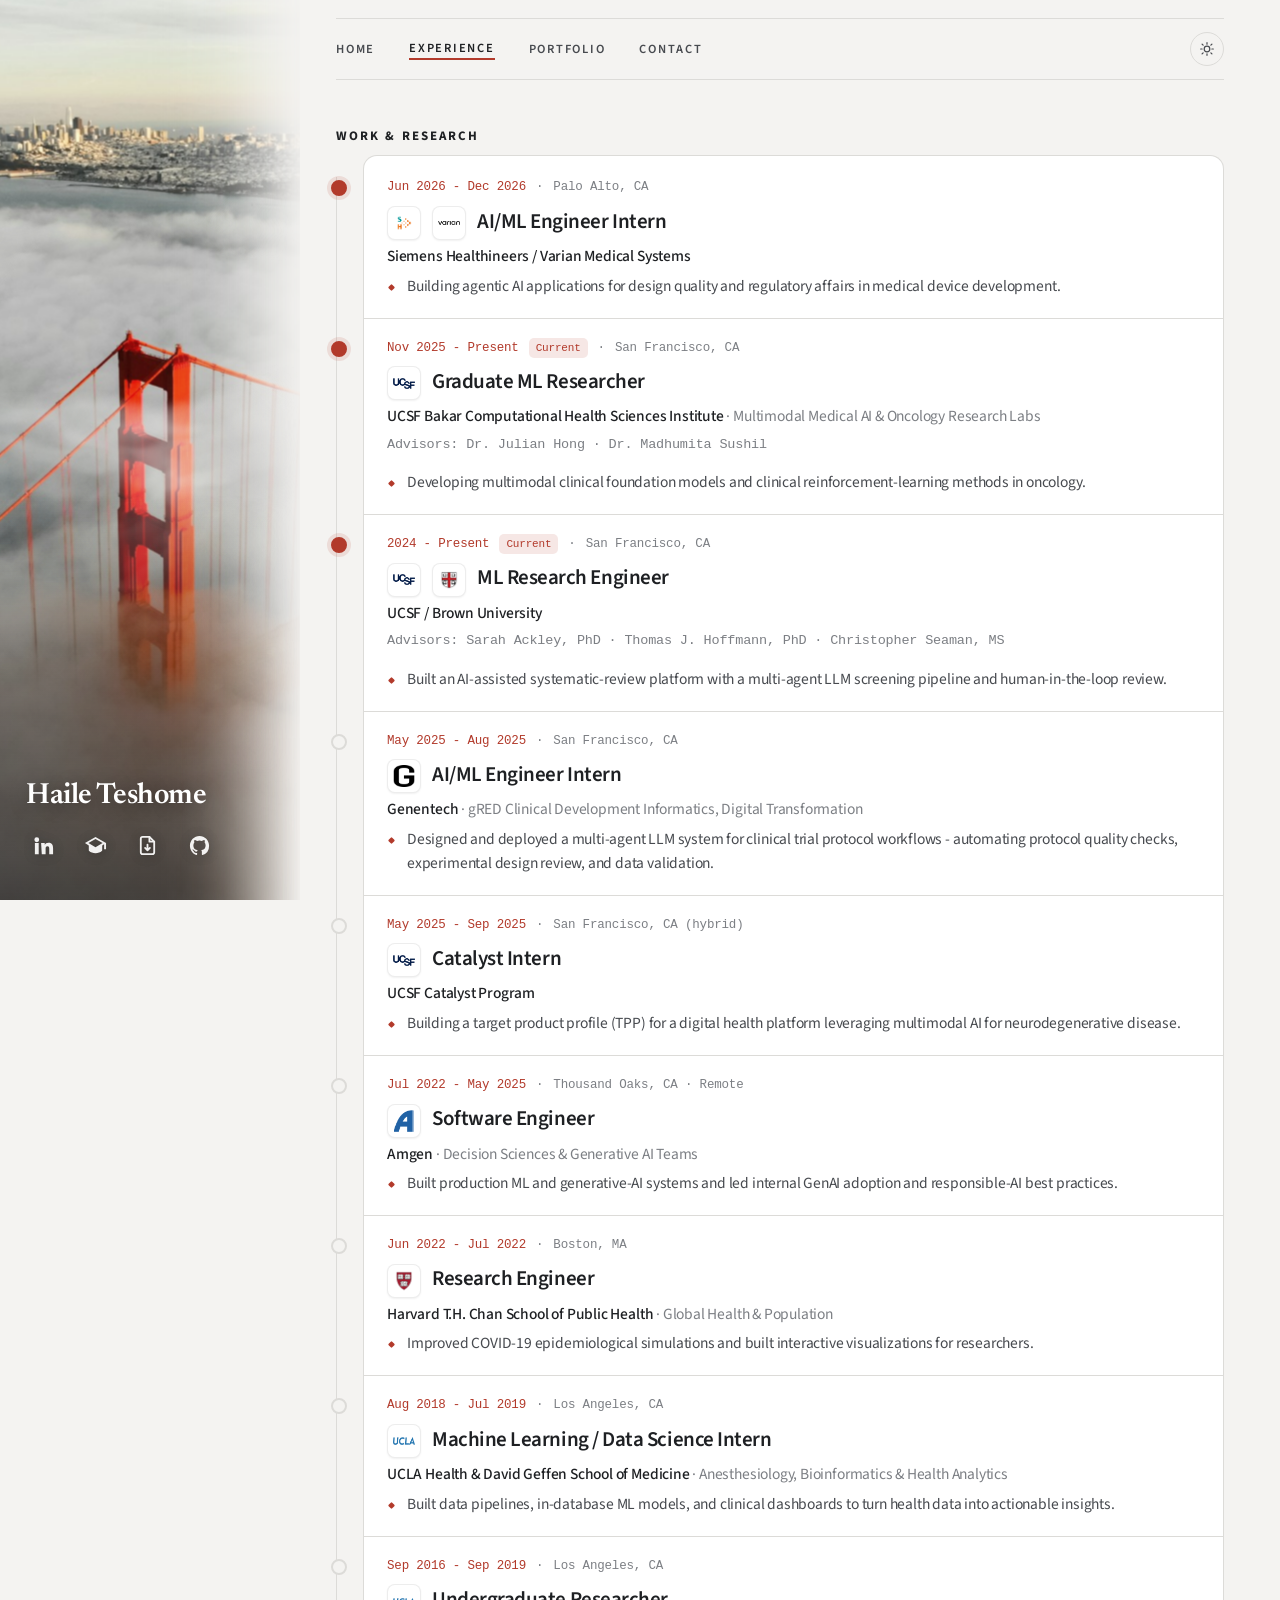
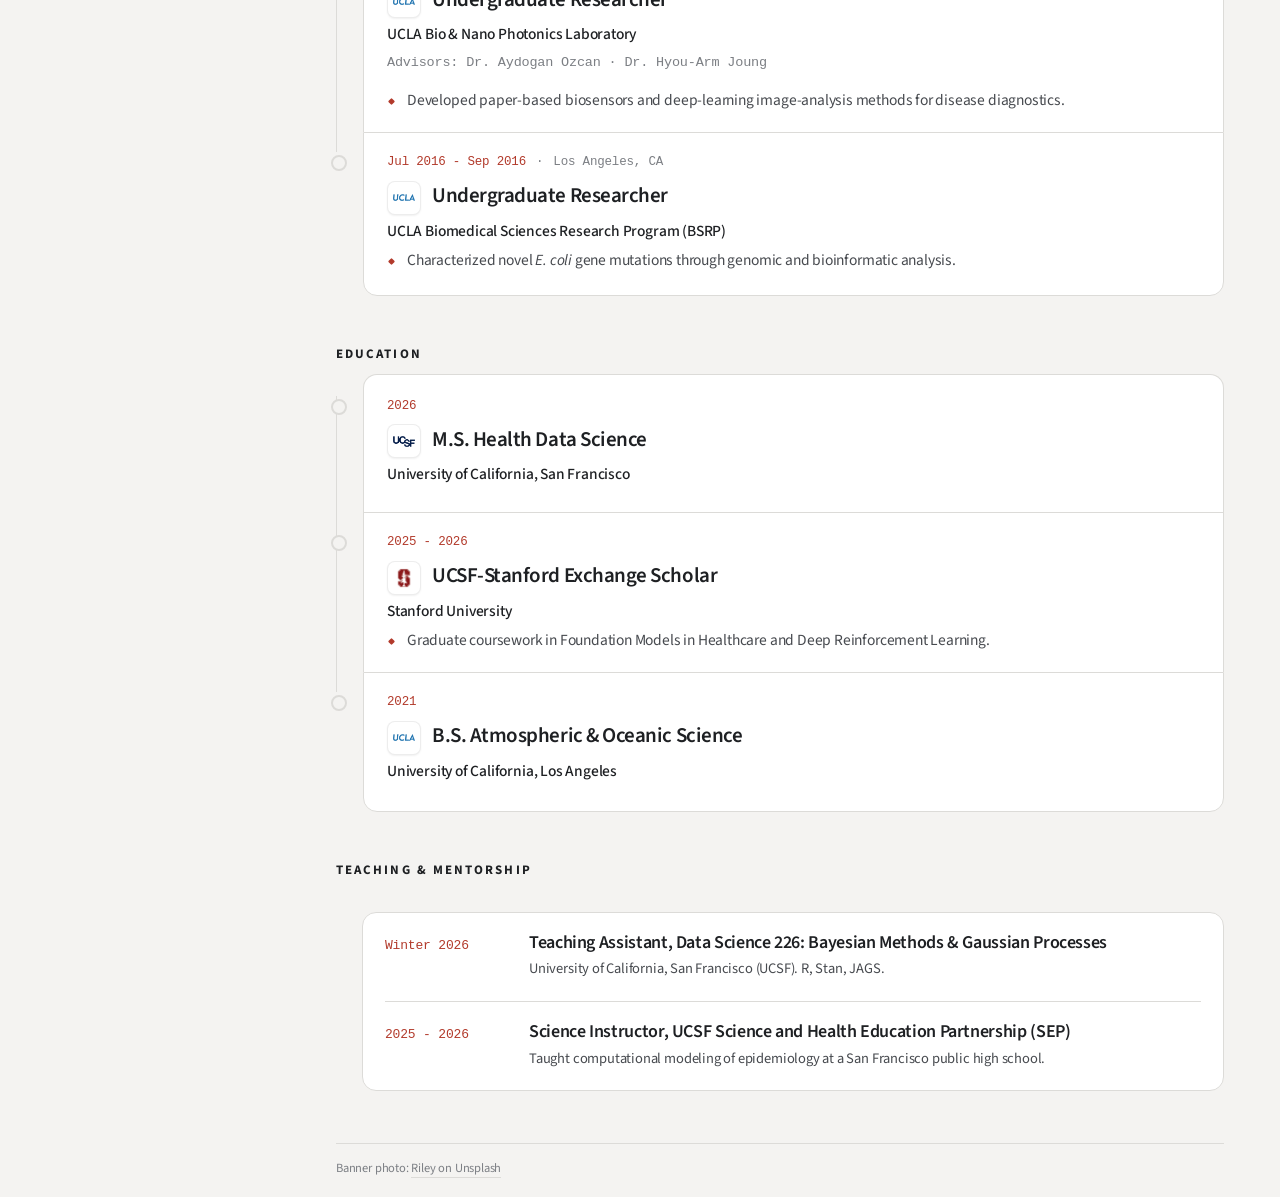
<file: experience.html>
<!DOCTYPE html>
<html lang="en" data-theme="light">
<head>
<meta charset="UTF-8" />
<meta name="viewport" content="width=device-width, initial-scale=1.0" />
<title>Experience — Haile Teshome</title>
<meta name="description" content="Research and engineering experience, education, and teaching — Haile Teshome." />
<style>
/* ============================================================
   Haile Teshome — personal site
   Shared design system
   ============================================================ */

/* ---------- Fonts ---------- */
@import url('https://fonts.googleapis.com/css2?family=Geist:wght@300;400;500;600;700&family=Geist+Mono:wght@400;500;600&display=swap');

/* ---------- Tokens ---------- */
:root {
  --font-sans: "Geist", ui-sans-serif, system-ui, -apple-system, sans-serif;
  --font-mono: "Geist Mono", ui-monospace, "SF Mono", Menlo, monospace;

  /* warm paper light theme */
  --bg:        oklch(0.992 0.004 80);
  --bg-2:      oklch(0.972 0.006 78);
  --bg-3:      oklch(0.952 0.008 76);
  --text:      oklch(0.235 0.012 60);
  --text-2:    oklch(0.50 0.014 62);
  --text-3:    oklch(0.62 0.012 64);
  --border:    oklch(0.90 0.008 72);
  --border-2:  oklch(0.84 0.010 72);
  --accent:    oklch(0.605 0.165 42);
  --accent-h:  oklch(0.555 0.175 40);
  --accent-soft: oklch(0.93 0.04 55);
  --accent-text: oklch(0.55 0.17 41);
  --shadow: 0 1px 2px oklch(0.4 0.02 60 / 0.04), 0 8px 28px oklch(0.4 0.03 50 / 0.06);
  --shadow-lg: 0 2px 4px oklch(0.4 0.02 60 / 0.05), 0 18px 50px oklch(0.4 0.03 50 / 0.10);
  --shadow-card: 0 1px 1px oklch(0.35 0.02 60 / 0.05), 0 10px 20px -8px oklch(0.38 0.03 55 / 0.13), 0 34px 50px -26px oklch(0.38 0.03 55 / 0.16);
  --shadow-card-h: 0 2px 3px oklch(0.35 0.02 60 / 0.06), 0 18px 32px -10px oklch(0.38 0.03 55 / 0.18), 0 50px 70px -30px oklch(0.38 0.03 55 / 0.22);

  --maxw: 1180px;
  --nav-h: 68px;
  --r: 14px;
  --r-sm: 9px;
  --ease: cubic-bezier(0.22, 1, 0.36, 1);
}

html[data-theme="dark"] {
  --bg:        oklch(0.185 0.008 62);
  --bg-2:      oklch(0.222 0.010 62);
  --bg-3:      oklch(0.262 0.012 62);
  --text:      oklch(0.945 0.006 80);
  --text-2:    oklch(0.715 0.012 72);
  --text-3:    oklch(0.60 0.012 70);
  --border:    oklch(0.315 0.012 64);
  --border-2:  oklch(0.385 0.014 64);
  --accent:    oklch(0.715 0.155 48);
  --accent-h:  oklch(0.775 0.150 50);
  --accent-soft: oklch(0.33 0.06 45);
  --accent-text: oklch(0.78 0.15 50);
  --shadow: 0 1px 2px oklch(0 0 0 / 0.30), 0 10px 30px oklch(0 0 0 / 0.35);
  --shadow-lg: 0 2px 6px oklch(0 0 0 / 0.35), 0 22px 60px oklch(0 0 0 / 0.50);
  --shadow-card: 0 1px 1px oklch(0 0 0 / 0.30), 0 12px 24px -8px oklch(0 0 0 / 0.42), 0 36px 54px -26px oklch(0 0 0 / 0.55);
  --shadow-card-h: 0 2px 4px oklch(0 0 0 / 0.35), 0 20px 36px -10px oklch(0 0 0 / 0.50), 0 54px 76px -30px oklch(0 0 0 / 0.62);
}

* { box-sizing: border-box; }

html { scroll-behavior: smooth; scroll-padding-top: calc(var(--nav-h) + 24px); }
@media (prefers-reduced-motion: reduce) { html { scroll-behavior: auto; } }

body {
  margin: 0;
  font-family: var(--font-sans);
  background: var(--bg);
  color: var(--text);
  font-size: 17px;
  line-height: 1.65;
  -webkit-font-smoothing: antialiased;
  text-rendering: optimizeLegibility;
  letter-spacing: -0.011em;
  transition: background 0.5s var(--ease), color 0.4s var(--ease);
}

::selection { background: var(--accent-soft); color: var(--text); }

a { color: inherit; text-decoration: none; }
img { max-width: 100%; display: block; }
h1,h2,h3,h4 { font-weight: 600; line-height: 1.08; letter-spacing: -0.025em; margin: 0; }

.wrap { max-width: var(--maxw); margin: 0 auto; padding: 0 32px; }
.mono { font-family: var(--font-mono); }

/* ---------- Eyebrow / section labels ---------- */
.eyebrow {
  font-family: var(--font-mono);
  font-size: 12.5px;
  font-weight: 500;
  letter-spacing: 0.16em;
  text-transform: uppercase;
  color: var(--accent-text);
  display: inline-flex;
  align-items: center;
  gap: 9px;
}
.eyebrow::before {
  content: "";
  width: 7px; height: 7px;
  border-radius: 2px;
  background: var(--accent);
  transform: rotate(45deg);
}

/* ============================================================
   NAV
   ============================================================ */
.nav {
  position: fixed; top: 0; left: 0; right: 0; z-index: 50;
  height: var(--nav-h);
  display: flex; align-items: center;
  background: color-mix(in oklab, var(--bg) 78%, transparent);
  backdrop-filter: saturate(1.6) blur(16px);
  -webkit-backdrop-filter: saturate(1.6) blur(16px);
  border-bottom: 1px solid transparent;
  transition: border-color 0.4s var(--ease), background 0.4s var(--ease);
}
.nav.scrolled { border-bottom-color: var(--border); }
.nav .wrap { display: flex; align-items: center; justify-content: space-between; width: 100%; }

.brand { display: flex; align-items: center; gap: 11px; font-weight: 600; letter-spacing: -0.02em; }
.brand .mark {
  width: 30px; height: 30px; border-radius: 8px;
  background: var(--accent);
  color: oklch(0.99 0.01 80);
  display: grid; place-items: center;
  font-family: var(--font-mono); font-weight: 600; font-size: 14px;
  letter-spacing: -0.04em;
  box-shadow: inset 0 1px 0 oklch(1 0 0 / 0.18);
}
.brand .mark span { transform: translateY(0.5px); }

.nav-links { display: flex; align-items: center; gap: 4px; }
.nav-links a {
  font-size: 14.5px; font-weight: 450;
  color: var(--text-2);
  padding: 8px 13px; border-radius: 8px;
  position: relative;
  transition: color 0.2s, background 0.2s;
}
.nav-links a:hover { color: var(--text); background: var(--bg-2); }
.nav-links a.active { color: var(--text); }
.nav-links a.active::after {
  content: ""; position: absolute; left: 13px; right: 13px; bottom: 2px;
  height: 2px; border-radius: 2px; background: var(--accent);
}

.nav-tools { display: flex; align-items: center; gap: 8px; }

.icon-btn {
  width: 38px; height: 38px; border-radius: 9px;
  border: 1px solid var(--border);
  background: var(--bg-2);
  color: var(--text-2);
  display: grid; place-items: center; cursor: pointer;
  transition: all 0.2s var(--ease);
}
.icon-btn:hover { color: var(--text); border-color: var(--border-2); transform: translateY(-1px); }
.icon-btn svg { width: 17px; height: 17px; }

.cmd-btn {
  display: flex; align-items: center; gap: 9px;
  height: 38px; padding: 0 11px 0 12px;
  border: 1px solid var(--border); border-radius: 9px;
  background: var(--bg-2); color: var(--text-3);
  font-family: var(--font-mono); font-size: 12.5px; cursor: pointer;
  transition: all 0.2s var(--ease);
}
.cmd-btn:hover { color: var(--text); border-color: var(--border-2); }
.cmd-btn kbd {
  font-family: var(--font-mono); font-size: 11px;
  background: var(--bg); border: 1px solid var(--border);
  border-radius: 5px; padding: 1px 5px; color: var(--text-2);
}
.cmd-btn svg { width: 15px; height: 15px; }

.menu-btn { display: none; }

/* ---------- Buttons ---------- */
.btn {
  display: inline-flex; align-items: center; gap: 9px;
  font-family: var(--font-sans); font-size: 15px; font-weight: 500;
  padding: 12px 20px; border-radius: 10px; cursor: pointer;
  border: 1px solid transparent; transition: all 0.22s var(--ease);
  white-space: nowrap;
}
.btn svg { width: 16px; height: 16px; }
.btn-primary { background: var(--accent); color: oklch(0.99 0.01 80); box-shadow: var(--shadow); }
.btn-primary:hover { background: var(--accent-h); transform: translateY(-2px); box-shadow: var(--shadow-lg); }
.btn-ghost { background: var(--bg-2); color: var(--text); border-color: var(--border); }
.btn-ghost:hover { border-color: var(--border-2); transform: translateY(-2px); background: var(--bg-3); }

/* ============================================================
   SECTION / generic
   ============================================================ */
main { padding-top: var(--nav-h); }
.section { padding: 96px 0; }
.section-head { margin-bottom: 48px; max-width: 760px; }
.section-head .eyebrow { margin-bottom: 18px; }
.section-head h2 { font-size: clamp(30px, 4vw, 44px); letter-spacing: -0.03em; }
.section-head p { color: var(--text-2); font-size: 18px; margin: 16px 0 0; max-width: 640px; }

.page-hero { padding: 70px 0 30px; }
.page-hero h1 { font-size: clamp(38px, 6vw, 64px); letter-spacing: -0.035em; margin-top: 16px; }
.page-hero p { color: var(--text-2); font-size: clamp(17px, 2vw, 20px); margin: 20px 0 0; max-width: 620px; }

/* ---------- Reveal animation ---------- */
.reveal { opacity: 0; transform: translateY(22px); transition: opacity 0.7s var(--ease), transform 0.7s var(--ease); }
.reveal.in { opacity: 1; transform: none; }
.reveal[data-d="1"] { transition-delay: 0.06s; }
.reveal[data-d="2"] { transition-delay: 0.12s; }
.reveal[data-d="3"] { transition-delay: 0.18s; }
.reveal[data-d="4"] { transition-delay: 0.24s; }
.reveal[data-d="5"] { transition-delay: 0.30s; }
@media (prefers-reduced-motion: reduce) {
  .reveal { opacity: 1 !important; transform: none !important; }
}

/* ============================================================
   COMMAND PALETTE
   ============================================================ */
.cmdk {
  position: fixed; inset: 0; z-index: 100;
  display: none; align-items: flex-start; justify-content: center;
  padding-top: 14vh;
  background: oklch(0.2 0.01 60 / 0.42);
  backdrop-filter: blur(6px);
  opacity: 0; transition: opacity 0.18s ease;
}
.cmdk.open { display: flex; opacity: 1; }
.cmdk-panel {
  width: min(580px, 92vw);
  background: var(--bg);
  border: 1px solid var(--border-2);
  border-radius: 16px;
  box-shadow: var(--shadow-lg);
  overflow: hidden;
  transform: translateY(-8px) scale(0.985);
  transition: transform 0.22s var(--ease);
}
.cmdk.open .cmdk-panel { transform: none; }
.cmdk-search { display: flex; align-items: center; gap: 12px; padding: 16px 18px; border-bottom: 1px solid var(--border); }
.cmdk-search svg { width: 18px; height: 18px; color: var(--text-3); flex: none; }
.cmdk-search input {
  flex: 1; border: none; background: none; outline: none;
  font-family: var(--font-sans); font-size: 16.5px; color: var(--text);
}
.cmdk-search input::placeholder { color: var(--text-3); }
.cmdk-search .esc { font-family: var(--font-mono); font-size: 11px; color: var(--text-3); border: 1px solid var(--border); border-radius: 5px; padding: 2px 6px; }
.cmdk-list { max-height: 52vh; overflow-y: auto; padding: 8px; }
.cmdk-group-label { font-family: var(--font-mono); font-size: 11px; letter-spacing: 0.12em; text-transform: uppercase; color: var(--text-3); padding: 12px 12px 6px; }
.cmdk-item {
  display: flex; align-items: center; gap: 13px;
  padding: 11px 12px; border-radius: 9px; cursor: pointer;
  color: var(--text-2);
}
.cmdk-item .ic { width: 30px; height: 30px; border-radius: 8px; background: var(--bg-2); border: 1px solid var(--border); display: grid; place-items: center; flex: none; }
.cmdk-item .ic svg { width: 15px; height: 15px; }
.cmdk-item .t { flex: 1; }
.cmdk-item .t b { display: block; font-weight: 500; font-size: 15px; color: var(--text); letter-spacing: -0.01em; }
.cmdk-item .t small { font-size: 12.5px; color: var(--text-3); }
.cmdk-item .go { font-family: var(--font-mono); font-size: 11px; color: var(--text-3); opacity: 0; }
.cmdk-item.sel { background: var(--bg-2); color: var(--text); }
.cmdk-item.sel .ic { border-color: var(--accent); color: var(--accent); }
.cmdk-item.sel .go { opacity: 1; }
.cmdk-empty { padding: 32px; text-align: center; color: var(--text-3); font-size: 14px; }

/* ============================================================
   FOOTER
   ============================================================ */
.footer { padding: 28px 0 56px; margin-top: 40px; }
.footer-grid { display: grid; grid-template-columns: 1.6fr 1fr 1fr; gap: 40px; }
.footer h4 { font-family: var(--font-mono); font-size: 12px; letter-spacing: 0.14em; text-transform: uppercase; color: var(--text-3); margin-bottom: 16px; font-weight: 500; }
.footer .f-brand { font-size: 19px; font-weight: 600; letter-spacing: -0.02em; margin-bottom: 12px; }
.footer .f-desc { color: var(--text-2); font-size: 15px; max-width: 300px; }
.footer ul { list-style: none; margin: 0; padding: 0; display: flex; flex-direction: column; gap: 11px; }
.footer ul a { color: var(--text-2); font-size: 15px; transition: color 0.2s; display: inline-flex; align-items: center; gap: 8px; }
.footer ul a:hover { color: var(--accent-text); }
.footer-base { display: flex; justify-content: space-between; align-items: center; margin-top: 52px; padding-top: 26px; border-top: 1px solid var(--border); color: var(--text-3); font-size: 13px; font-family: var(--font-mono); }

/* ============================================================
   RESPONSIVE
   ============================================================ */
@media (max-width: 860px) {
  body { font-size: 16px; }
  .nav-links, .cmd-btn .lbl { display: none; }
  .menu-btn { display: grid; }
  .section { padding: 64px 0; }
  .footer-grid { grid-template-columns: 1fr; gap: 32px; }
  .wrap { padding: 0 22px; }

  .nav-links.open {
    display: flex; position: absolute; top: var(--nav-h); left: 0; right: 0;
    flex-direction: column; align-items: stretch; gap: 2px;
    background: var(--bg); border-bottom: 1px solid var(--border);
    padding: 12px 18px 18px;
  }
  .nav-links.open a { padding: 13px 14px; font-size: 16px; }
  .nav-links.open a.active::after { display: none; }
}

</style>
<style>
  .xp-layout { display: grid; grid-template-columns: 200px 1fr; gap: 56px; align-items: start; }
  .xp-side { position: sticky; top: calc(var(--nav-h) + 40px); }
  .xp-side h4 { font-family: var(--font-mono); font-size: 12px; letter-spacing: 0.12em; text-transform: uppercase; color: var(--text-3); margin-bottom: 14px; font-weight: 500; }
  .xp-nav { display: flex; flex-direction: column; gap: 2px; margin-bottom: 32px; }
  .xp-nav a { font-size: 15px; color: var(--text-2); padding: 7px 12px; border-radius: 8px; border-left: 2px solid transparent; transition: all 0.2s; }
  .xp-nav a:hover, .xp-nav a.active { color: var(--text); background: var(--bg-2); border-left-color: var(--accent); }

  .timeline { position: relative; }
  .tl-section { margin-bottom: 16px; }
  .tl-section-head { display: flex; align-items: baseline; gap: 14px; margin: 8px 0 30px; }
  .tl-section-head .eyebrow { margin: 0; }

  .tl-item {
    position: relative; padding: 0 0 40px 38px;
    border-left: 1px solid var(--border);
  }
  .tl-item:last-child { border-left-color: transparent; padding-bottom: 8px; }
  .tl-item::before {
    content: ""; position: absolute; left: -6.5px; top: 5px;
    width: 12px; height: 12px; border-radius: 50%;
    background: var(--bg); border: 2px solid var(--border-2);
    transition: all 0.3s var(--ease);
  }
  .tl-item:hover::before { border-color: var(--accent); background: var(--accent); transform: scale(1.15); }
  .tl-item.current::before { border-color: var(--accent); background: var(--accent); box-shadow: 0 0 0 4px var(--accent-soft); }

  .tl-head { display: flex; align-items: center; gap: 11px; margin-bottom: 4px; }
  .tl-head h3 { margin-bottom: 0; }
  .tl-logo { flex-shrink: 0; width: 34px; height: 34px; box-sizing: border-box; display: flex; align-items: center; justify-content: center; background: #fff; border: 1px solid rgba(0,0,0,.07); border-radius: 8px; padding: 5px; box-shadow: 0 1px 2px rgba(0,0,0,.06); overflow: hidden; font-family: var(--font-mono); font-weight: 700; font-size: 10px; letter-spacing: 0.01em; color: #2a2a2a; }
  .tl-logo img { max-width: 100%; max-height: 100%; object-fit: contain; display: block; }
  .tl-dates { font-family: var(--font-mono); font-size: 12.5px; color: var(--accent-text); margin-bottom: 8px; display: flex; align-items: center; gap: 10px; flex-wrap: wrap; }
  .tl-dates .loc { color: var(--text-3); }
  .tl-dates .loc::before { content: "·"; margin-right: 10px; }
  .tl-dates .now { background: var(--accent-soft); color: var(--accent-text); border-radius: 5px; padding: 1px 7px; font-size: 11px; }
  .tl-item h3 { font-size: 21px; letter-spacing: -0.022em; margin-bottom: 4px; }
  .tl-org { font-size: 15.5px; color: var(--text); font-weight: 500; margin-bottom: 4px; }
  .tl-org .dept { color: var(--text-3); font-weight: 400; }
  .tl-adv { font-size: 13.5px; color: var(--text-3); font-family: var(--font-mono); margin-bottom: 14px; }
  .tl-bullets { list-style: none; margin: 0 0 14px; padding: 0; display: flex; flex-direction: column; gap: 9px; }
  .tl-bullets li { position: relative; padding-left: 20px; color: var(--text-2); font-size: 15.5px; line-height: 1.55; }
  .tl-bullets li::before { content: ""; position: absolute; left: 2px; top: 11px; width: 5px; height: 5px; border-radius: 1px; background: var(--accent); transform: rotate(45deg); }
  .tl-tags { display: flex; flex-wrap: wrap; gap: 6px; }
  .tl-tags span { font-family: var(--font-mono); font-size: 11px; color: var(--text-2); background: var(--bg-2); border: 1px solid var(--border); border-radius: 6px; padding: 3px 9px; }

  /* education cards */
  .edu-grid { display: grid; gap: 14px; }
  .edu-card { display: grid; grid-template-columns: auto 1fr auto; gap: 18px; align-items: center; background: var(--bg-2); border: 1px solid var(--border); border-radius: var(--r); padding: 22px 26px; box-shadow: var(--shadow-card); transition: all 0.3s var(--ease); }
  .edu-card:hover { border-color: var(--border-2); transform: translateX(4px); box-shadow: var(--shadow-card-h); }
  .edu-logo { flex-shrink: 0; width: 46px; height: 46px; box-sizing: border-box; display: flex; align-items: center; justify-content: center; background: #fff; border: 1px solid rgba(0,0,0,.07); border-radius: 11px; padding: 7px; box-shadow: 0 1px 2px rgba(0,0,0,.06); overflow: hidden; }
  .edu-logo img { max-width: 100%; max-height: 100%; object-fit: contain; display: block; }
  .edu-card h3 { font-size: 18px; letter-spacing: -0.02em; margin-bottom: 4px; }
  .edu-card .school { color: var(--text-2); font-size: 14.5px; }
  .edu-card .meta { text-align: right; font-family: var(--font-mono); font-size: 12.5px; color: var(--accent-text); }

  /* talks */
  .talk { display: grid; grid-template-columns: 120px 1fr; gap: 24px; padding: 22px 0; border-top: 1px solid var(--border); }
  .talks-list .talk:last-child { border-bottom: 1px solid var(--border); }
  .talk-when { font-family: var(--font-mono); font-size: 13px; color: var(--accent-text); padding-top: 2px; }
  .talk h3 { font-size: 18px; letter-spacing: -0.02em; margin-bottom: 5px; }
  .talk p { color: var(--text-2); font-size: 14.5px; margin: 0; }

  /* empty state */
  .empty-state { border: 1px dashed var(--border-2); border-radius: var(--r); padding: 30px 28px; display: flex; align-items: center; gap: 18px; background: var(--bg-2); }
  .empty-state .ic { width: 42px; height: 42px; border-radius: 11px; background: var(--bg); border: 1px solid var(--border); display: grid; place-items: center; color: var(--text-3); flex: none; }
  .empty-state .ic svg { width: 20px; height: 20px; }
  .empty-state b { display: block; font-size: 15.5px; color: var(--text); margin-bottom: 3px; }
  .empty-state span { font-size: 14px; color: var(--text-3); }

  @media (max-width: 860px) {
    .xp-layout { grid-template-columns: 1fr; gap: 8px; }
    .xp-side { display: none; }
    .edu-card { grid-template-columns: auto 1fr; }
    .edu-card .meta { text-align: left; grid-column: 2; }
    .talk { grid-template-columns: 1fr; gap: 6px; }
  }
</style>
<link rel="preconnect" href="https://fonts.googleapis.com"><link href="https://fonts.googleapis.com/css2?family=Newsreader:opsz,wght@6..72,500;6..72,600&family=Source+Sans+3:wght@400;600&display=swap" rel="stylesheet">
<script>
  /* day / night: remembered choice, else the device setting */
  (function () {
    var t = null; try { t = localStorage.getItem('ht-theme'); } catch (e) {}
    if (t !== 'light' && t !== 'dark') t = matchMedia('(prefers-color-scheme: dark)').matches ? 'dark' : 'light';
    document.documentElement.setAttribute('data-theme', t);
    /* restore the last weather look before first paint (no flash between pages) */
    try {
      var w = JSON.parse(localStorage.getItem('ht-wx') || 'null');
      if (w && Date.now() - w.t < 3 * 3600 * 1000) {
        ['night', 'golden', 'wet'].forEach(function (k) { if (w[k]) document.documentElement.classList.add('wx-' + k); });
        window.__fog = { density: w.density, speed: w.speed, bright: w.bright };
      }
    } catch (e) {}
  })();
</script>
<link rel="stylesheet" href="assets/css/shell.css?v=5" />
<style>
  /* page nav: no colored side bars or boxes; active item is simply darker and bolder */
  .xp-nav a, .xp-nav a:hover, .xp-nav a.active { border-left: 0; background: none; border-radius: 0; padding: 6px 0; }
  .xp-nav a:hover { color: var(--text); }
  .xp-nav a.active { color: var(--text); font-weight: 600; }

  /* Education: three side-by-side tiles instead of stacked bars */
  .edu-grid { grid-template-columns: repeat(3, minmax(0, 1fr)); gap: 16px; }
  .edu-card { display: flex; flex-direction: column; align-items: flex-start; gap: 10px; padding: 20px; border-radius: 14px;
              background: var(--card); border: 1px solid var(--rule); box-shadow: none; transform: none !important; }
  .edu-card:hover { border-color: var(--text-3); box-shadow: none; }
  .edu-card .meta { order: 1; text-align: left; font-family: "Newsreader", Georgia, serif; font-size: 30px; font-weight: 600; line-height: 1; color: var(--text); letter-spacing: -0.01em; }
  .edu-card > div:not(.edu-logo):not(.meta) { order: 2; }
  .edu-card h3 { font-size: 16.5px; line-height: 1.3; margin: 0 0 4px; }
  .edu-card .school { font-size: 14px; color: var(--text-2); }
  @media (max-width: 1000px) { .edu-grid { grid-template-columns: 1fr; } .edu-card { flex-direction: row; align-items: center; flex-wrap: wrap; } .edu-card .meta { order: 3; margin-left: auto; font-size: 22px; } }
</style>
<style>
  .edu-card .meta { font-size: 24px; white-space: nowrap; }
</style>
<style>
  /* each job / degree sits on its own card, just right of the timeline line */
  .tl-item { isolation: isolate; padding-left: 50px; padding-right: 22px; }
  .tl-item::after { content: ""; position: absolute; z-index: -1; left: 26px; right: 0; top: -18px; bottom: 22px;
    background: var(--card); border: 1px solid var(--rule); border-radius: 14px; transition: border-color .2s; }
  .tl-item:hover::after { border-color: var(--text-3); }
  .tl-item:last-child::after { bottom: -10px; }
  .tl-item .tl-bullets { margin-bottom: 0; }
  .tl-item::before { top: 3px; }
</style>
<style>
  /* single column: no on-page nav or resume button */
  .xp-layout { grid-template-columns: 1fr; gap: 0; }
</style>
<style>
  /* one continuous panel per section: segments meet edge to edge, hairlines between entries */
  .tl-item::after { top: -20px; bottom: 20px; border-radius: 0; border-top: 1px solid var(--rule); border-bottom: 0; }
  .tl-section-head + .tl-item::after { top: -22px; border-radius: 14px 14px 0 0; }
  .tl-item:last-child::after { bottom: -16px; border-bottom: 1px solid var(--rule); border-radius: 0 0 14px 14px; }
  .tl-section-head + .tl-item:last-child::after { border-radius: 14px; }
  .tl-item:hover::after { border-color: var(--rule); }
</style>
<style>
  /* Teaching & mentorship on a matching panel */
  .talks-list { margin-left: 26px; background: var(--card); border: 1px solid var(--rule); border-radius: 14px; padding: 0 22px; }
  .talks-list .talk { border-top: 1px solid var(--rule); padding: 20px 0; }
  .talks-list .talk:first-child { border-top: 0; }
  .talks-list .talk-when { color: var(--link); }
</style>
<style>
  .talks-list .talk:last-child { border-bottom: 0; }
  .talks-list { border-bottom: 1px solid var(--rule); }
</style>
<link rel="stylesheet" href="assets/css/banner.css?v=4" />
</head>
<body>

<aside class="side">
  <img class="side-img" src="assets/side.jpg" alt="" aria-hidden="true">
  <div class="side-tint" aria-hidden="true"></div>
  <div class="side-inner">
    <h1>Haile Teshome</h1>
    <nav class="side-links">
        <a href="https://www.linkedin.com/in/haile-teshome" target="_blank" rel="noopener" aria-label="LinkedIn" title="LinkedIn"><svg viewBox="0 0 24 24" fill="currentColor"><path d="M4.98 3.5a2.5 2.5 0 1 1 0 5 2.5 2.5 0 0 1 0-5zM3 9.5h4V21H3zM9.5 9.5h3.8v1.6h.1c.5-1 1.8-2 3.8-2 4 0 4.8 2.6 4.8 6V21h-4v-5.3c0-1.3 0-2.9-1.8-2.9s-2 1.4-2 2.8V21h-4z"/></svg></a>
        <a href="https://scholar.google.com/citations?user=9jtTCxYAAAAJ&amp;hl=en" target="_blank" rel="noopener" aria-label="Google Scholar" title="Google Scholar"><svg viewBox="0 0 24 24" fill="currentColor"><path d="M12 3 1 9.5l4 2.4V17c0 .3.2.6.4.8C7 19.2 9.3 20 12 20s5-.8 6.6-2.2c.2-.2.4-.5.4-.8v-5.1l2-1.2V16h2V9.5zm0 2.3 7.4 4.2L12 13.8 4.6 9.5z"/></svg></a>
        <a href="Haile_Teshome_Resume.pdf" download aria-label="Resume" title="Resume"><svg viewBox="0 0 24 24" fill="none" stroke="currentColor" stroke-width="1.9" stroke-linecap="round" stroke-linejoin="round"><path d="M14 3H7a2 2 0 0 0-2 2v14a2 2 0 0 0 2 2h10a2 2 0 0 0 2-2V8z"/><path d="M14 3v5h5M12 11v6M9.5 14.5 12 17l2.5-2.5"/></svg></a>
        <a href="https://github.com/haile-teshome" target="_blank" rel="noopener" aria-label="GitHub" title="GitHub"><svg viewBox="0 0 24 24" fill="currentColor"><path d="M12 2C6.48 2 2 6.58 2 12.23c0 4.52 2.87 8.35 6.84 9.7.5.1.68-.22.68-.49 0-.24-.01-.88-.01-1.73-2.78.62-3.37-1.37-3.37-1.37-.46-1.18-1.11-1.5-1.11-1.5-.91-.64.07-.62.07-.62 1 .07 1.53 1.06 1.53 1.06.89 1.57 2.34 1.12 2.91.85.09-.66.35-1.12.63-1.38-2.22-.26-4.56-1.14-4.56-5.07 0-1.12.39-2.04 1.03-2.76-.1-.26-.45-1.3.1-2.71 0 0 .84-.28 2.75 1.05a9.3 9.3 0 0 1 5 0c1.91-1.33 2.75-1.05 2.75-1.05.55 1.41.2 2.45.1 2.71.64.72 1.03 1.64 1.03 2.76 0 3.94-2.34 4.81-4.57 5.06.36.32.68.94.68 1.9 0 1.37-.01 2.48-.01 2.82 0 .27.18.6.69.49A10.1 10.1 0 0 0 22 12.23C22 6.58 17.52 2 12 2z"/></svg></a>
      </nav>
  </div>
</aside>
<div class="page">
  <nav class="tabs">
    <a href="index.html">Home</a>
    <a class="on" href="experience.html">Experience</a>
    <a href="research.html">Portfolio</a>
    <a href="contact.html">Contact</a>
    <button class="theme-toggle" type="button" aria-label="Switch between day and night mode" title="Day / night">
      <svg class="sun" viewBox="0 0 24 24" fill="none" stroke="currentColor" stroke-width="1.8" stroke-linecap="round"><circle cx="12" cy="12" r="4.2"/><path d="M12 2.5v2.2M12 19.3v2.2M4.6 4.6l1.6 1.6M17.8 17.8l1.6 1.6M2.5 12h2.2M19.3 12h2.2M4.6 19.4l1.6-1.6M17.8 6.2l1.6-1.6"/></svg>
      <svg class="moon" viewBox="0 0 24 24" fill="none" stroke="currentColor" stroke-width="1.8" stroke-linecap="round" stroke-linejoin="round"><path d="M20.5 13.2A8.5 8.5 0 1 1 10.8 3.5a6.6 6.6 0 0 0 9.7 9.7z"/></svg>
    </button>
  </nav>

<main>
<section class="section" style="padding-top: 84px;">
  <div class="wrap">
    <div class="xp-layout">

      <!-- timeline -->
      <div class="timeline">
        <div class="tl-section" id="experience">
          <div class="tl-section-head"><span class="eyebrow">Work &amp; research</span></div>

          <div class="tl-item current reveal">
            <div class="tl-dates">Jun 2026 - Dec 2026 <span class="loc">Palo Alto, CA</span></div>
            <div class="tl-head"><div class="tl-logo" data-mono="SHS"><img src="assets/logos/siemens.png" alt="Siemens Healthineers" loading="lazy"></div><div class="tl-logo" data-mono="VAR"><img src="assets/logos/varian.png" alt="Varian Medical Systems" loading="lazy"></div><h3>AI/ML Engineer Intern</h3></div>
            <div class="tl-org">Siemens Healthineers / Varian Medical Systems</div>
            <ul class="tl-bullets">
              <li>Building agentic AI applications for design quality and regulatory affairs in medical device development.</li>
            </ul>
          </div>

          <div class="tl-item current reveal">
            <div class="tl-dates">Nov 2025 - Present <span class="now">Current</span> <span class="loc">San Francisco, CA</span></div>
            <div class="tl-head"><div class="tl-logo" data-mono="UCSF"><img src="assets/logos/ucsf.png" alt="UCSF" loading="lazy"></div><h3>Graduate ML Researcher</h3></div>
            <div class="tl-org">UCSF Bakar Computational Health Sciences Institute <span class="dept">· Multimodal Medical AI &amp; Oncology Research Labs</span></div>
            <div class="tl-adv">Advisors: Dr. Julian Hong · Dr. Madhumita Sushil</div>
            <ul class="tl-bullets">
              <li>Developing multimodal clinical foundation models and clinical reinforcement-learning methods in oncology.</li>
            </ul>
          </div>

          <div class="tl-item current reveal">
            <div class="tl-dates">2024 - Present <span class="now">Current</span> <span class="loc">San Francisco, CA</span></div>
            <div class="tl-head"><div class="tl-logo" data-mono="UCSF"><img src="assets/logos/ucsf.png" alt="UCSF" loading="lazy"></div><div class="tl-logo" data-mono="Brown"><img src="assets/logos/brown.png" alt="Brown University" loading="lazy"></div><h3>ML Research Engineer</h3></div>
            <div class="tl-org">UCSF / Brown University</div>
            <div class="tl-adv">Advisors: Sarah Ackley, PhD · Thomas J. Hoffmann, PhD · Christopher Seaman, MS</div>
            <ul class="tl-bullets">
              <li>Built an AI-assisted systematic-review platform with a multi-agent LLM screening pipeline and human-in-the-loop review.</li>
            </ul>
          </div>

          <div class="tl-item reveal">
            <div class="tl-dates">May 2025 - Aug 2025 <span class="loc">San Francisco, CA</span></div>
            <div class="tl-head"><div class="tl-logo" data-mono="GNE"><img src="assets/logos/genentech.png" alt="Genentech" loading="lazy"></div><h3>AI/ML Engineer Intern</h3></div>
            <div class="tl-org">Genentech <span class="dept">· gRED Clinical Development Informatics, Digital Transformation</span></div>
            <ul class="tl-bullets">
              <li>Designed and deployed a multi-agent LLM system for clinical trial protocol workflows - automating protocol quality checks, experimental design review, and data validation.</li>
            </ul>
          </div>

          <div class="tl-item reveal">
            <div class="tl-dates">May 2025 - Sep 2025 <span class="loc">San Francisco, CA (hybrid)</span></div>
            <div class="tl-head"><div class="tl-logo" data-mono="UCSF"><img src="assets/logos/ucsf.png" alt="UCSF" loading="lazy"></div><h3>Catalyst Intern</h3></div>
            <div class="tl-org">UCSF Catalyst Program</div>
            <ul class="tl-bullets">
              <li>Building a target product profile (TPP) for a digital health platform leveraging multimodal AI for neurodegenerative disease.</li>
            </ul>
          </div>

          <div class="tl-item reveal">
            <div class="tl-dates">Jul 2022 - May 2025 <span class="loc">Thousand Oaks, CA · Remote</span></div>
            <div class="tl-head"><div class="tl-logo" data-mono="AMGN"><img src="assets/logos/amgen.png" alt="Amgen" loading="lazy"></div><h3>Software Engineer</h3></div>
            <div class="tl-org">Amgen <span class="dept">· Decision Sciences &amp; Generative AI Teams</span></div>
            <ul class="tl-bullets">
              <li>Built production ML and generative-AI systems and led internal GenAI adoption and responsible-AI best practices.</li>
            </ul>
          </div>

          <div class="tl-item reveal">
            <div class="tl-dates">Jun 2022 - Jul 2022 <span class="loc">Boston, MA</span></div>
            <div class="tl-head"><div class="tl-logo" data-mono="HSPH"><img src="assets/logos/harvard.png" alt="Harvard" loading="lazy"></div><h3>Research Engineer</h3></div>
            <div class="tl-org">Harvard T.H. Chan School of Public Health <span class="dept">· Global Health &amp; Population</span></div>
            <ul class="tl-bullets">
              <li>Improved COVID-19 epidemiological simulations and built interactive visualizations for researchers.</li>
            </ul>
          </div>

          <div class="tl-item reveal">
            <div class="tl-dates">Aug 2018 - Jul 2019 <span class="loc">Los Angeles, CA</span></div>
            <div class="tl-head"><div class="tl-logo" data-mono="UCLA"><img src="assets/logos/ucla.png" alt="UCLA" loading="lazy"></div><h3>Machine Learning / Data Science Intern</h3></div>
            <div class="tl-org">UCLA Health &amp; David Geffen School of Medicine <span class="dept">· Anesthesiology, Bioinformatics &amp; Health Analytics</span></div>
            <ul class="tl-bullets">
              <li>Built data pipelines, in-database ML models, and clinical dashboards to turn health data into actionable insights.</li>
            </ul>
          </div>

          <div class="tl-item reveal">
            <div class="tl-dates">Sep 2016 - Sep 2019 <span class="loc">Los Angeles, CA</span></div>
            <div class="tl-head"><div class="tl-logo" data-mono="UCLA"><img src="assets/logos/ucla.png" alt="UCLA" loading="lazy"></div><h3>Undergraduate Researcher</h3></div>
            <div class="tl-org">UCLA Bio &amp; Nano Photonics Laboratory</div>
            <div class="tl-adv">Advisors: Dr. Aydogan Ozcan · Dr. Hyou-Arm Joung</div>
            <ul class="tl-bullets">
              <li>Developed paper-based biosensors and deep-learning image-analysis methods for disease diagnostics.</li>
            </ul>
          </div>

          <div class="tl-item reveal">
            <div class="tl-dates">Jul 2016 - Sep 2016 <span class="loc">Los Angeles, CA</span></div>
            <div class="tl-head"><div class="tl-logo" data-mono="UCLA"><img src="assets/logos/ucla.png" alt="UCLA" loading="lazy"></div><h3>Undergraduate Researcher</h3></div>
            <div class="tl-org">UCLA Biomedical Sciences Research Program (BSRP)</div>
            <ul class="tl-bullets">
              <li>Characterized novel <i>E. coli</i> gene mutations through genomic and bioinformatic analysis.</li>
            </ul>
          </div>
        </div>

        <!-- EDUCATION -->
        <div class="tl-section" id="education" style="margin-top:64px;">
          <div class="tl-section-head"><span class="eyebrow">Education</span></div>
          <div class="tl-item reveal">
            <div class="tl-dates">2026</div>
            <div class="tl-head"><div class="tl-logo" data-mono="UCSF"><img src="assets/logos/ucsf.png" alt="UCSF" loading="lazy"></div><h3>M.S. Health Data Science</h3></div>
            <div class="tl-org">University of California, San Francisco</div>
          </div>
          <div class="tl-item reveal">
            <div class="tl-dates">2025 - 2026</div>
            <div class="tl-head"><div class="tl-logo" data-mono="Stanford"><img src="assets/logos/stanford.png" alt="Stanford University" loading="lazy"></div><h3>UCSF-Stanford Exchange Scholar</h3></div>
            <div class="tl-org">Stanford University</div>
            <ul class="tl-bullets"><li>Graduate coursework in Foundation Models in Healthcare and Deep Reinforcement Learning.</li></ul>
          </div>
          <div class="tl-item reveal">
            <div class="tl-dates">2021</div>
            <div class="tl-head"><div class="tl-logo" data-mono="UCLA"><img src="assets/logos/ucla.png" alt="UCLA" loading="lazy"></div><h3>B.S. Atmospheric &amp; Oceanic Science</h3></div>
            <div class="tl-org">University of California, Los Angeles</div>
          </div>
        </div>

        <!-- TEACHING -->
        <div class="tl-section" id="teaching" style="margin-top:64px;">
          <div class="tl-section-head"><span class="eyebrow">Teaching &amp; mentorship</span></div>
          <div class="talks-list">
            <div class="talk reveal">
              <div class="talk-when">Winter 2026</div>
              <div>
                <h3>Teaching Assistant, Data Science 226: Bayesian Methods &amp; Gaussian Processes</h3>
                <p>University of California, San Francisco (UCSF). R, Stan, JAGS.</p>
              </div>
            </div>
            <div class="talk reveal">
              <div class="talk-when">2025 - 2026</div>
              <div>
                <h3>Science Instructor, UCSF Science and Health Education Partnership (SEP)</h3>
                <p>Taught computational modeling of epidemiology at a San Francisco public high school.</p>
              </div>
            </div>
          </div>
        </div>

      </div>
    </div>
  </div>
</section>
</main>

  <footer>
    <span class="credit">Banner photo: <a href="https://unsplash.com/photos/aerial-photography-of-foggy-red-bridge-UznvSv-TjNg" target="_blank" rel="noopener">Riley on Unsplash</a></span>
  </footer>
</div>

<script>
/* ============================================================
   Haile Teshome — site interactions
   ============================================================ */
(function () {
  /* ---------- Theme ---------- */
  const root = document.documentElement;
  const stored = localStorage.getItem('ht-theme');
  const prefersDark = window.matchMedia('(prefers-color-scheme: dark)').matches;
  root.setAttribute('data-theme', stored || (prefersDark ? 'dark' : 'light'));

  function setTheme(t) {
    root.setAttribute('data-theme', t);
    localStorage.setItem('ht-theme', t);
    paintToggle();
  }
  function paintToggle() {
    const t = root.getAttribute('data-theme');
    document.querySelectorAll('[data-theme-toggle]').forEach(btn => {
      btn.innerHTML = t === 'dark'
        ? '<svg viewBox="0 0 24 24" fill="none" stroke="currentColor" stroke-width="1.7" stroke-linecap="round" stroke-linejoin="round"><circle cx="12" cy="12" r="4"/><path d="M12 2v2M12 20v2M4.9 4.9l1.4 1.4M17.7 17.7l1.4 1.4M2 12h2M20 12h2M4.9 19.1l1.4-1.4M17.7 6.3l1.4-1.4"/></svg>'
        : '<svg viewBox="0 0 24 24" fill="none" stroke="currentColor" stroke-width="1.7" stroke-linecap="round" stroke-linejoin="round"><path d="M21 12.8A9 9 0 1 1 11.2 3a7 7 0 0 0 9.8 9.8z"/></svg>';
    });
  }
  document.addEventListener('click', e => {
    const tog = e.target.closest('[data-theme-toggle]');
    if (tog) setTheme(root.getAttribute('data-theme') === 'dark' ? 'light' : 'dark');
  });
  paintToggle();

  /* ---------- Nav scroll state + mobile menu ---------- */
  const nav = document.querySelector('.nav');
  const onScroll = () => { if (nav) nav.classList.toggle('scrolled', window.scrollY > 8); };
  onScroll();
  window.addEventListener('scroll', onScroll, { passive: true });

  document.addEventListener('click', e => {
    if (e.target.closest('.menu-btn')) {
      document.querySelector('.nav-links')?.classList.toggle('open');
    } else if (!e.target.closest('.nav-links')) {
      document.querySelector('.nav-links')?.classList.remove('open');
    }
  });

  /* ---------- Scroll reveal ---------- */
  const io = new IntersectionObserver((entries) => {
    entries.forEach(en => { if (en.isIntersecting) { en.target.classList.add('in'); io.unobserve(en.target); } });
  }, { threshold: 0.12, rootMargin: '0px 0px -8% 0px' });
  document.querySelectorAll('.reveal').forEach(el => io.observe(el));


})();

</script>
<script>
(function(){
  function mono(l){ if(l && l.dataset.mono) l.textContent = l.dataset.mono; }
  document.querySelectorAll('.tl-logo img').forEach(function(img){
    img.addEventListener('error', function(){ mono(img.closest('.tl-logo')); });
  });
  window.addEventListener('load', function(){
    setTimeout(function(){
      document.querySelectorAll('.tl-logo').forEach(function(l){
        var img = l.querySelector('img');
        if(img && (!img.complete || img.naturalWidth === 0)) mono(l);
      });
    }, 4000);
  });
})();
</script>
<script src="assets/js/fog.js?v=4" defer></script>
<script src="assets/js/weather.js?v=2" defer></script>
<script>
  document.querySelector('.theme-toggle').addEventListener('click', function () {
    var t = document.documentElement.getAttribute('data-theme') === 'dark' ? 'light' : 'dark';
    document.documentElement.setAttribute('data-theme', t);
    try { localStorage.setItem('ht-theme', t); } catch (e) {}
  });
</script>
</body>
</html>
</file>
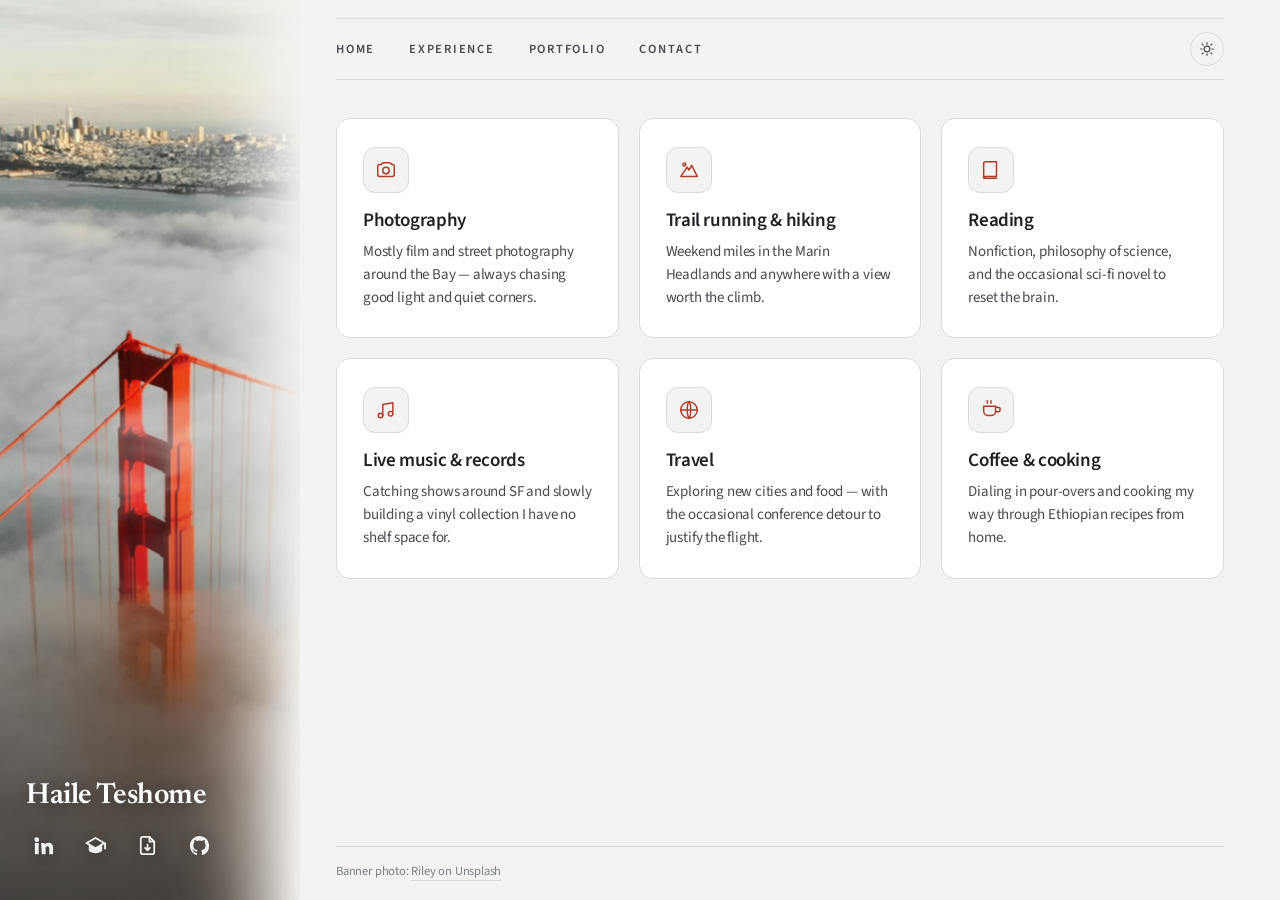
<file: hobbies.html>
<!DOCTYPE html>
<html lang="en" data-theme="light">
<head>
<meta charset="UTF-8" />
<meta name="viewport" content="width=device-width, initial-scale=1.0" />
<title>Hobbies — Haile Teshome</title>
<meta name="description" content="Life outside research — the hobbies and interests of Haile Teshome." />
<style>
/* ============================================================
   Haile Teshome — personal site
   Shared design system
   ============================================================ */

/* ---------- Fonts ---------- */
@import url('https://fonts.googleapis.com/css2?family=Geist:wght@300;400;500;600;700&family=Geist+Mono:wght@400;500;600&display=swap');

/* ---------- Tokens ---------- */
:root {
  --font-sans: "Geist", ui-sans-serif, system-ui, -apple-system, sans-serif;
  --font-mono: "Geist Mono", ui-monospace, "SF Mono", Menlo, monospace;

  /* warm paper light theme */
  --bg:        oklch(0.992 0.004 80);
  --bg-2:      oklch(0.972 0.006 78);
  --bg-3:      oklch(0.952 0.008 76);
  --text:      oklch(0.235 0.012 60);
  --text-2:    oklch(0.50 0.014 62);
  --text-3:    oklch(0.62 0.012 64);
  --border:    oklch(0.90 0.008 72);
  --border-2:  oklch(0.84 0.010 72);
  --accent:    oklch(0.605 0.165 42);
  --accent-h:  oklch(0.555 0.175 40);
  --accent-soft: oklch(0.93 0.04 55);
  --accent-text: oklch(0.55 0.17 41);
  --shadow: 0 1px 2px oklch(0.4 0.02 60 / 0.04), 0 8px 28px oklch(0.4 0.03 50 / 0.06);
  --shadow-lg: 0 2px 4px oklch(0.4 0.02 60 / 0.05), 0 18px 50px oklch(0.4 0.03 50 / 0.10);
  --shadow-card: 0 1px 1px oklch(0.35 0.02 60 / 0.05), 0 10px 20px -8px oklch(0.38 0.03 55 / 0.13), 0 34px 50px -26px oklch(0.38 0.03 55 / 0.16);
  --shadow-card-h: 0 2px 3px oklch(0.35 0.02 60 / 0.06), 0 18px 32px -10px oklch(0.38 0.03 55 / 0.18), 0 50px 70px -30px oklch(0.38 0.03 55 / 0.22);

  --maxw: 1180px;
  --nav-h: 68px;
  --r: 14px;
  --r-sm: 9px;
  --ease: cubic-bezier(0.22, 1, 0.36, 1);
}

html[data-theme="dark"] {
  --bg:        oklch(0.185 0.008 62);
  --bg-2:      oklch(0.222 0.010 62);
  --bg-3:      oklch(0.262 0.012 62);
  --text:      oklch(0.945 0.006 80);
  --text-2:    oklch(0.715 0.012 72);
  --text-3:    oklch(0.60 0.012 70);
  --border:    oklch(0.315 0.012 64);
  --border-2:  oklch(0.385 0.014 64);
  --accent:    oklch(0.715 0.155 48);
  --accent-h:  oklch(0.775 0.150 50);
  --accent-soft: oklch(0.33 0.06 45);
  --accent-text: oklch(0.78 0.15 50);
  --shadow: 0 1px 2px oklch(0 0 0 / 0.30), 0 10px 30px oklch(0 0 0 / 0.35);
  --shadow-lg: 0 2px 6px oklch(0 0 0 / 0.35), 0 22px 60px oklch(0 0 0 / 0.50);
  --shadow-card: 0 1px 1px oklch(0 0 0 / 0.30), 0 12px 24px -8px oklch(0 0 0 / 0.42), 0 36px 54px -26px oklch(0 0 0 / 0.55);
  --shadow-card-h: 0 2px 4px oklch(0 0 0 / 0.35), 0 20px 36px -10px oklch(0 0 0 / 0.50), 0 54px 76px -30px oklch(0 0 0 / 0.62);
}

* { box-sizing: border-box; }

html { scroll-behavior: smooth; scroll-padding-top: calc(var(--nav-h) + 24px); }
@media (prefers-reduced-motion: reduce) { html { scroll-behavior: auto; } }

body {
  margin: 0;
  font-family: var(--font-sans);
  background: var(--bg);
  color: var(--text);
  font-size: 17px;
  line-height: 1.65;
  -webkit-font-smoothing: antialiased;
  text-rendering: optimizeLegibility;
  letter-spacing: -0.011em;
  transition: background 0.5s var(--ease), color 0.4s var(--ease);
}

::selection { background: var(--accent-soft); color: var(--text); }

a { color: inherit; text-decoration: none; }
img { max-width: 100%; display: block; }
h1,h2,h3,h4 { font-weight: 600; line-height: 1.08; letter-spacing: -0.025em; margin: 0; }

.wrap { max-width: var(--maxw); margin: 0 auto; padding: 0 32px; }
.mono { font-family: var(--font-mono); }

/* ---------- Eyebrow / section labels ---------- */
.eyebrow {
  font-family: var(--font-mono);
  font-size: 12.5px;
  font-weight: 500;
  letter-spacing: 0.16em;
  text-transform: uppercase;
  color: var(--accent-text);
  display: inline-flex;
  align-items: center;
  gap: 9px;
}
.eyebrow::before {
  content: "";
  width: 7px; height: 7px;
  border-radius: 2px;
  background: var(--accent);
  transform: rotate(45deg);
}

/* ============================================================
   NAV
   ============================================================ */
.nav {
  position: fixed; top: 0; left: 0; right: 0; z-index: 50;
  height: var(--nav-h);
  display: flex; align-items: center;
  background: color-mix(in oklab, var(--bg) 78%, transparent);
  backdrop-filter: saturate(1.6) blur(16px);
  -webkit-backdrop-filter: saturate(1.6) blur(16px);
  border-bottom: 1px solid transparent;
  transition: border-color 0.4s var(--ease), background 0.4s var(--ease);
}
.nav.scrolled { border-bottom-color: var(--border); }
.nav .wrap { display: flex; align-items: center; justify-content: space-between; width: 100%; }

.brand { display: flex; align-items: center; gap: 11px; font-weight: 600; letter-spacing: -0.02em; }
.brand .mark {
  width: 30px; height: 30px; border-radius: 8px;
  background: var(--accent);
  color: oklch(0.99 0.01 80);
  display: grid; place-items: center;
  font-family: var(--font-mono); font-weight: 600; font-size: 14px;
  letter-spacing: -0.04em;
  box-shadow: inset 0 1px 0 oklch(1 0 0 / 0.18);
}
.brand .mark span { transform: translateY(0.5px); }

.nav-links { display: flex; align-items: center; gap: 4px; }
.nav-links a {
  font-size: 14.5px; font-weight: 450;
  color: var(--text-2);
  padding: 8px 13px; border-radius: 8px;
  position: relative;
  transition: color 0.2s, background 0.2s;
}
.nav-links a:hover { color: var(--text); background: var(--bg-2); }
.nav-links a.active { color: var(--text); }
.nav-links a.active::after {
  content: ""; position: absolute; left: 13px; right: 13px; bottom: 2px;
  height: 2px; border-radius: 2px; background: var(--accent);
}

.nav-tools { display: flex; align-items: center; gap: 8px; }

.icon-btn {
  width: 38px; height: 38px; border-radius: 9px;
  border: 1px solid var(--border);
  background: var(--bg-2);
  color: var(--text-2);
  display: grid; place-items: center; cursor: pointer;
  transition: all 0.2s var(--ease);
}
.icon-btn:hover { color: var(--text); border-color: var(--border-2); transform: translateY(-1px); }
.icon-btn svg { width: 17px; height: 17px; }

.cmd-btn {
  display: flex; align-items: center; gap: 9px;
  height: 38px; padding: 0 11px 0 12px;
  border: 1px solid var(--border); border-radius: 9px;
  background: var(--bg-2); color: var(--text-3);
  font-family: var(--font-mono); font-size: 12.5px; cursor: pointer;
  transition: all 0.2s var(--ease);
}
.cmd-btn:hover { color: var(--text); border-color: var(--border-2); }
.cmd-btn kbd {
  font-family: var(--font-mono); font-size: 11px;
  background: var(--bg); border: 1px solid var(--border);
  border-radius: 5px; padding: 1px 5px; color: var(--text-2);
}
.cmd-btn svg { width: 15px; height: 15px; }

.menu-btn { display: none; }

/* ---------- Buttons ---------- */
.btn {
  display: inline-flex; align-items: center; gap: 9px;
  font-family: var(--font-sans); font-size: 15px; font-weight: 500;
  padding: 12px 20px; border-radius: 10px; cursor: pointer;
  border: 1px solid transparent; transition: all 0.22s var(--ease);
  white-space: nowrap;
}
.btn svg { width: 16px; height: 16px; }
.btn-primary { background: var(--accent); color: oklch(0.99 0.01 80); box-shadow: var(--shadow); }
.btn-primary:hover { background: var(--accent-h); transform: translateY(-2px); box-shadow: var(--shadow-lg); }
.btn-ghost { background: var(--bg-2); color: var(--text); border-color: var(--border); }
.btn-ghost:hover { border-color: var(--border-2); transform: translateY(-2px); background: var(--bg-3); }

/* ============================================================
   SECTION / generic
   ============================================================ */
main { padding-top: var(--nav-h); }
.section { padding: 96px 0; }
.section-head { margin-bottom: 48px; max-width: 760px; }
.section-head .eyebrow { margin-bottom: 18px; }
.section-head h2 { font-size: clamp(30px, 4vw, 44px); letter-spacing: -0.03em; }
.section-head p { color: var(--text-2); font-size: 18px; margin: 16px 0 0; max-width: 640px; }

.page-hero { padding: 70px 0 30px; }
.page-hero h1 { font-size: clamp(38px, 6vw, 64px); letter-spacing: -0.035em; margin-top: 16px; }
.page-hero p { color: var(--text-2); font-size: clamp(17px, 2vw, 20px); margin: 20px 0 0; max-width: 620px; }

/* ---------- Reveal animation ---------- */
.reveal { opacity: 0; transform: translateY(22px); transition: opacity 0.7s var(--ease), transform 0.7s var(--ease); }
.reveal.in { opacity: 1; transform: none; }
.reveal[data-d="1"] { transition-delay: 0.06s; }
.reveal[data-d="2"] { transition-delay: 0.12s; }
.reveal[data-d="3"] { transition-delay: 0.18s; }
.reveal[data-d="4"] { transition-delay: 0.24s; }
.reveal[data-d="5"] { transition-delay: 0.30s; }
@media (prefers-reduced-motion: reduce) {
  .reveal { opacity: 1 !important; transform: none !important; }
}

/* ============================================================
   COMMAND PALETTE
   ============================================================ */
.cmdk {
  position: fixed; inset: 0; z-index: 100;
  display: none; align-items: flex-start; justify-content: center;
  padding-top: 14vh;
  background: oklch(0.2 0.01 60 / 0.42);
  backdrop-filter: blur(6px);
  opacity: 0; transition: opacity 0.18s ease;
}
.cmdk.open { display: flex; opacity: 1; }
.cmdk-panel {
  width: min(580px, 92vw);
  background: var(--bg);
  border: 1px solid var(--border-2);
  border-radius: 16px;
  box-shadow: var(--shadow-lg);
  overflow: hidden;
  transform: translateY(-8px) scale(0.985);
  transition: transform 0.22s var(--ease);
}
.cmdk.open .cmdk-panel { transform: none; }
.cmdk-search { display: flex; align-items: center; gap: 12px; padding: 16px 18px; border-bottom: 1px solid var(--border); }
.cmdk-search svg { width: 18px; height: 18px; color: var(--text-3); flex: none; }
.cmdk-search input {
  flex: 1; border: none; background: none; outline: none;
  font-family: var(--font-sans); font-size: 16.5px; color: var(--text);
}
.cmdk-search input::placeholder { color: var(--text-3); }
.cmdk-search .esc { font-family: var(--font-mono); font-size: 11px; color: var(--text-3); border: 1px solid var(--border); border-radius: 5px; padding: 2px 6px; }
.cmdk-list { max-height: 52vh; overflow-y: auto; padding: 8px; }
.cmdk-group-label { font-family: var(--font-mono); font-size: 11px; letter-spacing: 0.12em; text-transform: uppercase; color: var(--text-3); padding: 12px 12px 6px; }
.cmdk-item {
  display: flex; align-items: center; gap: 13px;
  padding: 11px 12px; border-radius: 9px; cursor: pointer;
  color: var(--text-2);
}
.cmdk-item .ic { width: 30px; height: 30px; border-radius: 8px; background: var(--bg-2); border: 1px solid var(--border); display: grid; place-items: center; flex: none; }
.cmdk-item .ic svg { width: 15px; height: 15px; }
.cmdk-item .t { flex: 1; }
.cmdk-item .t b { display: block; font-weight: 500; font-size: 15px; color: var(--text); letter-spacing: -0.01em; }
.cmdk-item .t small { font-size: 12.5px; color: var(--text-3); }
.cmdk-item .go { font-family: var(--font-mono); font-size: 11px; color: var(--text-3); opacity: 0; }
.cmdk-item.sel { background: var(--bg-2); color: var(--text); }
.cmdk-item.sel .ic { border-color: var(--accent); color: var(--accent); }
.cmdk-item.sel .go { opacity: 1; }
.cmdk-empty { padding: 32px; text-align: center; color: var(--text-3); font-size: 14px; }

/* ============================================================
   FOOTER
   ============================================================ */
.footer { padding: 28px 0 56px; margin-top: 40px; }
.footer-grid { display: grid; grid-template-columns: 1.6fr 1fr 1fr; gap: 40px; }
.footer h4 { font-family: var(--font-mono); font-size: 12px; letter-spacing: 0.14em; text-transform: uppercase; color: var(--text-3); margin-bottom: 16px; font-weight: 500; }
.footer .f-brand { font-size: 19px; font-weight: 600; letter-spacing: -0.02em; margin-bottom: 12px; }
.footer .f-desc { color: var(--text-2); font-size: 15px; max-width: 300px; }
.footer ul { list-style: none; margin: 0; padding: 0; display: flex; flex-direction: column; gap: 11px; }
.footer ul a { color: var(--text-2); font-size: 15px; transition: color 0.2s; display: inline-flex; align-items: center; gap: 8px; }
.footer ul a:hover { color: var(--accent-text); }
.footer-base { display: flex; justify-content: space-between; align-items: center; margin-top: 52px; padding-top: 26px; border-top: 1px solid var(--border); color: var(--text-3); font-size: 13px; font-family: var(--font-mono); }

/* ============================================================
   RESPONSIVE
   ============================================================ */
@media (max-width: 860px) {
  body { font-size: 16px; }
  .nav-links, .cmd-btn .lbl { display: none; }
  .menu-btn { display: grid; }
  .section { padding: 64px 0; }
  .footer-grid { grid-template-columns: 1fr; gap: 32px; }
  .wrap { padding: 0 22px; }

  .nav-links.open {
    display: flex; position: absolute; top: var(--nav-h); left: 0; right: 0;
    flex-direction: column; align-items: stretch; gap: 2px;
    background: var(--bg); border-bottom: 1px solid var(--border);
    padding: 12px 18px 18px;
  }
  .nav-links.open a { padding: 13px 14px; font-size: 16px; }
  .nav-links.open a.active::after { display: none; }
}

</style>
<style>
  .write-grid { display: grid; grid-template-columns: 1.3fr 0.7fr; gap: 56px; align-items: start; }
  .post-list { display: flex; flex-direction: column; }
  .post {
    display: grid; grid-template-columns: 1fr auto; gap: 28px; align-items: center;
    padding: 30px 0; border-top: 1px solid var(--border); transition: all 0.3s var(--ease);
  }
  .post-list .post:last-child { border-bottom: 1px solid var(--border); }
  .post .pmeta { font-family: var(--font-mono); font-size: 12px; color: var(--text-3); margin-bottom: 11px; display: flex; gap: 12px; align-items: center; }
  .post .pmeta .topic { color: var(--accent-text); }
  .post .pmeta .draft { background: var(--bg-3); border: 1px solid var(--border); border-radius: 5px; padding: 1px 7px; }
  .post h3 { font-size: clamp(20px, 2.2vw, 25px); letter-spacing: -0.025em; margin-bottom: 8px; }
  .post p { color: var(--text-2); font-size: 15.5px; margin: 0; max-width: 540px; }
  .post .arrow { width: 40px; height: 40px; border-radius: 50%; border: 1px solid var(--border); display: grid; place-items: center; color: var(--text-3); flex: none; }

  .empty-write { border: 1px dashed var(--border-2); border-radius: var(--r); padding: 48px 40px; text-align: center; background: var(--bg-2); }
  .empty-write .ic { width: 54px; height: 54px; border-radius: 14px; background: var(--bg); border: 1px solid var(--border); display: grid; place-items: center; color: var(--accent); margin: 0 auto 20px; }
  .empty-write .ic svg { width: 26px; height: 26px; }
  .empty-write h3 { font-size: 22px; letter-spacing: -0.02em; margin-bottom: 10px; }
  .empty-write p { color: var(--text-2); font-size: 16px; max-width: 420px; margin: 0 auto 24px; }

  .side-card { background: var(--bg-2); border: 1px solid var(--border); border-radius: var(--r); padding: 28px 26px; margin-bottom: 20px; }
  .side-card h4 { font-family: var(--font-mono); font-size: 12px; letter-spacing: 0.12em; text-transform: uppercase; color: var(--text-3); margin-bottom: 16px; font-weight: 500; }
  .topic-chips { display: flex; flex-wrap: wrap; gap: 8px; }
  .topic-chips span { font-size: 13.5px; color: var(--text-2); background: var(--bg); border: 1px solid var(--border); border-radius: 100px; padding: 7px 14px; transition: all 0.2s; cursor: default; }
  .topic-chips span:hover { color: var(--accent-text); border-color: color-mix(in oklab, var(--accent) 40%, var(--border)); }
  .side-card .desc { color: var(--text-2); font-size: 15px; margin: 0 0 18px; }

  @media (max-width: 860px) {
    .write-grid { grid-template-columns: 1fr; gap: 36px; }
  }
</style>
<style>
  .hobby-grid { display: grid; grid-template-columns: repeat(3, 1fr); gap: 20px; }
  .hobby-card { background: var(--bg-2); border: 1px solid var(--border); border-radius: var(--r); padding: 28px 26px; box-shadow: var(--shadow-card); transition: transform 0.3s var(--ease), border-color 0.3s, box-shadow 0.3s; }
  .hobby-card:hover { transform: translateY(-4px); border-color: var(--border-2); box-shadow: var(--shadow-card-h); }
  .hobby-card .hic { width: 46px; height: 46px; border-radius: 12px; background: var(--bg); border: 1px solid var(--border); display: grid; place-items: center; color: var(--accent); margin-bottom: 18px; }
  .hobby-card .hic svg { width: 22px; height: 22px; }
  .hobby-card h3 { font-size: 19px; letter-spacing: -0.02em; margin-bottom: 8px; }
  .hobby-card p { color: var(--text-2); font-size: 15px; line-height: 1.55; margin: 0; }
  @media (max-width: 860px) { .hobby-grid { grid-template-columns: 1fr; } }
</style>
<link rel="preconnect" href="https://fonts.googleapis.com"><link href="https://fonts.googleapis.com/css2?family=Newsreader:opsz,wght@6..72,500;6..72,600&family=Source+Sans+3:wght@400;600&display=swap" rel="stylesheet">
<script>
  /* day / night: remembered choice, else the device setting */
  (function () {
    var t = null; try { t = localStorage.getItem('ht-theme'); } catch (e) {}
    if (t !== 'light' && t !== 'dark') t = matchMedia('(prefers-color-scheme: dark)').matches ? 'dark' : 'light';
    document.documentElement.setAttribute('data-theme', t);
    /* restore the last weather look before first paint (no flash between pages) */
    try {
      var w = JSON.parse(localStorage.getItem('ht-wx') || 'null');
      if (w && Date.now() - w.t < 3 * 3600 * 1000) {
        ['night', 'golden', 'wet'].forEach(function (k) { if (w[k]) document.documentElement.classList.add('wx-' + k); });
        window.__fog = { density: w.density, speed: w.speed, bright: w.bright };
      }
    } catch (e) {}
  })();
</script>
<link rel="stylesheet" href="assets/css/shell.css?v=5" />
<link rel="stylesheet" href="assets/css/banner.css?v=4" />
</head>
<body>

<aside class="side">
  <img class="side-img" src="assets/side.jpg" alt="" aria-hidden="true">
  <div class="side-tint" aria-hidden="true"></div>
  <div class="side-inner">
    <h1>Haile Teshome</h1>
    <nav class="side-links">
        <a href="https://www.linkedin.com/in/haile-teshome" target="_blank" rel="noopener" aria-label="LinkedIn" title="LinkedIn"><svg viewBox="0 0 24 24" fill="currentColor"><path d="M4.98 3.5a2.5 2.5 0 1 1 0 5 2.5 2.5 0 0 1 0-5zM3 9.5h4V21H3zM9.5 9.5h3.8v1.6h.1c.5-1 1.8-2 3.8-2 4 0 4.8 2.6 4.8 6V21h-4v-5.3c0-1.3 0-2.9-1.8-2.9s-2 1.4-2 2.8V21h-4z"/></svg></a>
        <a href="https://scholar.google.com/citations?user=9jtTCxYAAAAJ&amp;hl=en" target="_blank" rel="noopener" aria-label="Google Scholar" title="Google Scholar"><svg viewBox="0 0 24 24" fill="currentColor"><path d="M12 3 1 9.5l4 2.4V17c0 .3.2.6.4.8C7 19.2 9.3 20 12 20s5-.8 6.6-2.2c.2-.2.4-.5.4-.8v-5.1l2-1.2V16h2V9.5zm0 2.3 7.4 4.2L12 13.8 4.6 9.5z"/></svg></a>
        <a href="Haile_Teshome_Resume.pdf" download aria-label="Resume" title="Resume"><svg viewBox="0 0 24 24" fill="none" stroke="currentColor" stroke-width="1.9" stroke-linecap="round" stroke-linejoin="round"><path d="M14 3H7a2 2 0 0 0-2 2v14a2 2 0 0 0 2 2h10a2 2 0 0 0 2-2V8z"/><path d="M14 3v5h5M12 11v6M9.5 14.5 12 17l2.5-2.5"/></svg></a>
        <a href="https://github.com/haile-teshome" target="_blank" rel="noopener" aria-label="GitHub" title="GitHub"><svg viewBox="0 0 24 24" fill="currentColor"><path d="M12 2C6.48 2 2 6.58 2 12.23c0 4.52 2.87 8.35 6.84 9.7.5.1.68-.22.68-.49 0-.24-.01-.88-.01-1.73-2.78.62-3.37-1.37-3.37-1.37-.46-1.18-1.11-1.5-1.11-1.5-.91-.64.07-.62.07-.62 1 .07 1.53 1.06 1.53 1.06.89 1.57 2.34 1.12 2.91.85.09-.66.35-1.12.63-1.38-2.22-.26-4.56-1.14-4.56-5.07 0-1.12.39-2.04 1.03-2.76-.1-.26-.45-1.3.1-2.71 0 0 .84-.28 2.75 1.05a9.3 9.3 0 0 1 5 0c1.91-1.33 2.75-1.05 2.75-1.05.55 1.41.2 2.45.1 2.71.64.72 1.03 1.64 1.03 2.76 0 3.94-2.34 4.81-4.57 5.06.36.32.68.94.68 1.9 0 1.37-.01 2.48-.01 2.82 0 .27.18.6.69.49A10.1 10.1 0 0 0 22 12.23C22 6.58 17.52 2 12 2z"/></svg></a>
      </nav>
  </div>
</aside>
<div class="page">
  <nav class="tabs">
    <a href="index.html">Home</a>
    <a href="experience.html">Experience</a>
    <a href="research.html">Portfolio</a>
    <a href="contact.html">Contact</a>
    <button class="theme-toggle" type="button" aria-label="Switch between day and night mode" title="Day / night">
      <svg class="sun" viewBox="0 0 24 24" fill="none" stroke="currentColor" stroke-width="1.8" stroke-linecap="round"><circle cx="12" cy="12" r="4.2"/><path d="M12 2.5v2.2M12 19.3v2.2M4.6 4.6l1.6 1.6M17.8 17.8l1.6 1.6M2.5 12h2.2M19.3 12h2.2M4.6 19.4l1.6-1.6M17.8 6.2l1.6-1.6"/></svg>
      <svg class="moon" viewBox="0 0 24 24" fill="none" stroke="currentColor" stroke-width="1.8" stroke-linecap="round" stroke-linejoin="round"><path d="M20.5 13.2A8.5 8.5 0 1 1 10.8 3.5a6.6 6.6 0 0 0 9.7 9.7z"/></svg>
    </button>
  </nav>

<main>
<section class="section" style="padding-top: 84px;">
  <div class="wrap">
    <div class="hobby-grid">
      <article class="hobby-card reveal">
        <div class="hic"><svg viewBox="0 0 24 24" fill="none" stroke="currentColor" stroke-width="1.6" stroke-linecap="round" stroke-linejoin="round"><path d="M3 8a2 2 0 0 1 2-2h2l1.5-2h7L19 6h0a2 2 0 0 1 2 2v9a2 2 0 0 1-2 2H5a2 2 0 0 1-2-2z"/><circle cx="12" cy="12.5" r="3.5"/></svg></div>
        <h3>Photography</h3>
        <p>Mostly film and street photography around the Bay — always chasing good light and quiet corners.</p>
      </article>
      <article class="hobby-card reveal" data-d="1">
        <div class="hic"><svg viewBox="0 0 24 24" fill="none" stroke="currentColor" stroke-width="1.6" stroke-linecap="round" stroke-linejoin="round"><path d="M3 19h18L15 7l-3 5-2-3z"/><circle cx="7" cy="6" r="1.6"/></svg></div>
        <h3>Trail running &amp; hiking</h3>
        <p>Weekend miles in the Marin Headlands and anywhere with a view worth the climb.</p>
      </article>
      <article class="hobby-card reveal" data-d="2">
        <div class="hic"><svg viewBox="0 0 24 24" fill="none" stroke="currentColor" stroke-width="1.6" stroke-linecap="round" stroke-linejoin="round"><path d="M4 5a2 2 0 0 1 2-2h12v16H6a2 2 0 0 0-2 2z"/><path d="M4 19a2 2 0 0 0 2 2h12"/></svg></div>
        <h3>Reading</h3>
        <p>Nonfiction, philosophy of science, and the occasional sci-fi novel to reset the brain.</p>
      </article>
      <article class="hobby-card reveal">
        <div class="hic"><svg viewBox="0 0 24 24" fill="none" stroke="currentColor" stroke-width="1.6" stroke-linecap="round" stroke-linejoin="round"><circle cx="6" cy="18" r="2.5"/><circle cx="17" cy="16" r="2.5"/><path d="M8.5 18V6l11-2v10"/></svg></div>
        <h3>Live music &amp; records</h3>
        <p>Catching shows around SF and slowly building a vinyl collection I have no shelf space for.</p>
      </article>
      <article class="hobby-card reveal" data-d="1">
        <div class="hic"><svg viewBox="0 0 24 24" fill="none" stroke="currentColor" stroke-width="1.6" stroke-linecap="round" stroke-linejoin="round"><circle cx="12" cy="12" r="9"/><path d="M3 12h18M12 3c2.5 2.5 2.5 15 0 18M12 3c-2.5 2.5-2.5 15 0 18"/></svg></div>
        <h3>Travel</h3>
        <p>Exploring new cities and food — with the occasional conference detour to justify the flight.</p>
      </article>
      <article class="hobby-card reveal" data-d="2">
        <div class="hic"><svg viewBox="0 0 24 24" fill="none" stroke="currentColor" stroke-width="1.6" stroke-linecap="round" stroke-linejoin="round"><path d="M4 8h13v5a5 5 0 0 1-5 5H9a5 5 0 0 1-5-5z"/><path d="M17 9h2.5a2.5 2.5 0 0 1 0 5H17"/><path d="M8 2v2.5M12 2v2.5"/></svg></div>
        <h3>Coffee &amp; cooking</h3>
        <p>Dialing in pour-overs and cooking my way through Ethiopian recipes from home.</p>
      </article>
    </div>
  </div>
</section>
</main>

  <footer>
    <span class="credit">Banner photo: <a href="https://unsplash.com/photos/aerial-photography-of-foggy-red-bridge-UznvSv-TjNg" target="_blank" rel="noopener">Riley on Unsplash</a></span>
  </footer>
</div>

<script>
/* ============================================================
   Haile Teshome — site interactions
   ============================================================ */
(function () {
  /* ---------- Theme ---------- */
  const root = document.documentElement;
  const stored = localStorage.getItem('ht-theme');
  const prefersDark = window.matchMedia('(prefers-color-scheme: dark)').matches;
  root.setAttribute('data-theme', stored || (prefersDark ? 'dark' : 'light'));

  function setTheme(t) {
    root.setAttribute('data-theme', t);
    localStorage.setItem('ht-theme', t);
    paintToggle();
  }
  function paintToggle() {
    const t = root.getAttribute('data-theme');
    document.querySelectorAll('[data-theme-toggle]').forEach(btn => {
      btn.innerHTML = t === 'dark'
        ? '<svg viewBox="0 0 24 24" fill="none" stroke="currentColor" stroke-width="1.7" stroke-linecap="round" stroke-linejoin="round"><circle cx="12" cy="12" r="4"/><path d="M12 2v2M12 20v2M4.9 4.9l1.4 1.4M17.7 17.7l1.4 1.4M2 12h2M20 12h2M4.9 19.1l1.4-1.4M17.7 6.3l1.4-1.4"/></svg>'
        : '<svg viewBox="0 0 24 24" fill="none" stroke="currentColor" stroke-width="1.7" stroke-linecap="round" stroke-linejoin="round"><path d="M21 12.8A9 9 0 1 1 11.2 3a7 7 0 0 0 9.8 9.8z"/></svg>';
    });
  }
  document.addEventListener('click', e => {
    const tog = e.target.closest('[data-theme-toggle]');
    if (tog) setTheme(root.getAttribute('data-theme') === 'dark' ? 'light' : 'dark');
  });
  paintToggle();

  /* ---------- Nav scroll state + mobile menu ---------- */
  const nav = document.querySelector('.nav');
  const onScroll = () => { if (nav) nav.classList.toggle('scrolled', window.scrollY > 8); };
  onScroll();
  window.addEventListener('scroll', onScroll, { passive: true });

  document.addEventListener('click', e => {
    if (e.target.closest('.menu-btn')) {
      document.querySelector('.nav-links')?.classList.toggle('open');
    } else if (!e.target.closest('.nav-links')) {
      document.querySelector('.nav-links')?.classList.remove('open');
    }
  });

  /* ---------- Scroll reveal ---------- */
  const io = new IntersectionObserver((entries) => {
    entries.forEach(en => { if (en.isIntersecting) { en.target.classList.add('in'); io.unobserve(en.target); } });
  }, { threshold: 0.12, rootMargin: '0px 0px -8% 0px' });
  document.querySelectorAll('.reveal').forEach(el => io.observe(el));


})();

</script>
<script src="assets/js/fog.js?v=4" defer></script>
<script src="assets/js/weather.js?v=2" defer></script>
<script>
  document.querySelector('.theme-toggle').addEventListener('click', function () {
    var t = document.documentElement.getAttribute('data-theme') === 'dark' ? 'light' : 'dark';
    document.documentElement.setAttribute('data-theme', t);
    try { localStorage.setItem('ht-theme', t); } catch (e) {}
  });
</script>
</body>
</html>
</file>
<file: assets/css/banner.css>
/* ---------- side banner: follows the theme, blends into the page ---------- */
/* Loaded after each page's own styles. fog.js sets --px / --py from the pointer. */

/* the banner sits on the page colour, so its faded edge melts into the page */
.side { background: var(--bg); transition: background-color .3s; }

/* slight overscan so the pointer parallax never shows an edge.
   Theme changes use the page's own .3s, so photo and page switch together. */
.side-img {
  transform: scale(1.05) translate3d(var(--px, 0px), var(--py, 0px), 0);
  transition: filter .3s ease, transform .9s cubic-bezier(.2, .7, .2, 1);
}
/* the dusk gradient stays put and only fades, since gradients can't animate */
.side-tint { transition: opacity .3s ease; mix-blend-mode: multiply;
  background: linear-gradient(180deg, rgba(24,38,74,0.55) 0%, rgba(16,20,32,0.25) 60%, rgba(16,17,20,0.4) 100%); }

/* light: soft daylight, a little cooler and paler to sit with the page's paper tone */
/* every filter lists the same functions in the same order, so theme switches blend instead of snapping */
html[data-theme="light"] .side .side-img { filter: brightness(1.05) saturate(0.88) contrast(0.97) sepia(0) hue-rotate(0deg); }
html[data-theme="light"] .side .side-tint { opacity: 0; }
html[data-theme="light"].wx-golden .side .side-img { filter: brightness(1.04) saturate(1.05) contrast(1) sepia(0.18) hue-rotate(0deg); }
html[data-theme="light"].wx-wet .side .side-img { filter: brightness(0.92) saturate(0.7) contrast(1.02) sepia(0) hue-rotate(0deg); }

/* dark: the same view at dusk, blue hour over the bay */
html[data-theme="dark"] .side .side-img { filter: brightness(0.56) saturate(0.7) contrast(1.1) sepia(0) hue-rotate(-8deg); }
html[data-theme="dark"] .side .side-tint { opacity: 1; mix-blend-mode: multiply;
  background: linear-gradient(180deg, rgba(24,38,74,0.55) 0%, rgba(16,20,32,0.25) 60%, rgba(16,17,20,0.4) 100%); }

/* fade the right edge into the page instead of a hard seam. An eased ramp
   (rather than a straight one) avoids a visible band where the fade starts and ends. */
.side { --fade: linear-gradient(90deg, #000 calc(100% - 140px), rgba(0,0,0,.97) calc(100% - 119px),
  rgba(0,0,0,.88) calc(100% - 98px), rgba(0,0,0,.72) calc(100% - 77px), rgba(0,0,0,.5) calc(100% - 56px),
  rgba(0,0,0,.28) calc(100% - 35px), rgba(0,0,0,.1) calc(100% - 16px), transparent); }
.side-img, .side-fog, .side-tint, .side::after { -webkit-mask-image: var(--fade); mask-image: var(--fade); }

/* stacked layout: the banner is a header, so fade its foot into the page instead */
@media (max-width: 900px) {
  .side { --fade: linear-gradient(180deg, #000 calc(100% - 96px), rgba(0,0,0,.95) calc(100% - 80px),
    rgba(0,0,0,.8) calc(100% - 62px), rgba(0,0,0,.55) calc(100% - 44px), rgba(0,0,0,.28) calc(100% - 26px),
    rgba(0,0,0,.08) calc(100% - 10px), transparent); }
  .side-inner { padding-bottom: 56px; }
}

@media (prefers-reduced-motion: reduce) {
  .side-img { transform: scale(1.05); transition: filter .3s ease; }
}
</file>
<file: assets/css/shell.css>
/* Shared frame for every page: side banner, tabs, palette, fonts, footer.
   Generated from index.html; the homepage keeps its own inline copy. */
/* Academic homepage (mockup) — identity header, linked bio,
     research-interest bullets, image-led selected research. */
  :root {
    /* palette sampled from the banner photo: fog greys, greige, bridge orange */
    --bg: #f4f3f1;
    --text: #1e2023;
    --text-2: #474a4f;
    --text-3: #7c7f84;
    --rule: #dcdbd8;
    --link: #b23a2b;
    --link-line: rgba(178, 58, 43, 0.32);
    --card: #ffffff;
    --font: -apple-system, BlinkMacSystemFont, "SF Pro Text", "Segoe UI", Roboto, "Helvetica Neue", Arial, sans-serif;
    --mono: ui-monospace, "SF Mono", Menlo, monospace;
  }
html[data-theme="dark"] {
      --bg: #16171a; --text: #e9e8e5; --text-2: #c1c2c4; --text-3: #8d8f93;
      --rule: #2a2c30; --link: #e57a63; --link-line: rgba(229, 122, 99, 0.4); --card: #1d1f22;
  }
* { box-sizing: border-box; }
html { scroll-behavior: smooth; }
body { margin: 0; background: var(--bg); color: var(--text); font: 17px/1.65 var(--font); -webkit-font-smoothing: antialiased; }
img { display: block; max-width: 100%; }
.page { max-width: 1000px; margin: 0 auto; padding: 0 28px; }
/* ---------- identity header ---------- */
  .id { display: grid; grid-template-columns: 300px 1fr; gap: 44px; align-items: center; padding: 64px 0 40px; }
.id-photo { width: 300px; height: 300px; border-radius: 24px; object-fit: cover; object-position: 50% 35%; }
.id h1 { font-size: 60px; font-weight: 300; letter-spacing: -0.02em; line-height: 1.05; margin: 0 0 22px; }
.id-roles { font-size: 16px; line-height: 1.55; color: var(--text); margin: 0 0 18px; }
.id-roles div + div { margin-top: 2px; }
.id-roles .muted { color: var(--text-3); }
.id-links { display: flex; flex-wrap: wrap; gap: 6px 24px; font-size: 15.5px; }
.id-links a { color: var(--text); border-bottom-color: transparent; }
.id-links a:hover { color: var(--link); border-bottom-color: var(--link-line); }
/* ---------- section nav (below header) ---------- */
  .tabs { display: flex; gap: 34px; padding: 13px 0; border-top: 1px solid var(--rule); border-bottom: 1px solid var(--rule); margin-bottom: 52px; }
.tabs a { color: var(--text-2); border: 0; font-size: 12.5px; font-weight: 600; letter-spacing: 0.14em; text-transform: uppercase; }
.tabs a:hover, .tabs a.on { color: var(--text); }
.tabs a.on { box-shadow: inset 0 -2px 0 var(--link); padding-bottom: 2px; }
.about p { margin: 0 0 18px; color: var(--text-2); }
.interests-lead { margin: 26px 0 10px; color: var(--text); font-weight: 600; }
.interests { list-style: none; margin: 0; padding: 0; }
.interests li { position: relative; padding-left: 22px; margin-bottom: 12px; color: var(--text-2); }
.interests li::before { content: ""; position: absolute; left: 4px; top: 0.72em; width: 6px; height: 6px; border-radius: 50%; border: 1.5px solid var(--text-3); }
.interests b { color: var(--text); font-weight: 600; }
/* news */
  .news { list-style: none; margin: 0; padding: 0; }
.news li { display: grid; grid-template-columns: 96px 1fr; gap: 18px; padding: 9px 0; }
.news .d { font-family: var(--mono); font-size: 13px; color: var(--text-3); padding-top: 3px; }
.news .t { color: var(--text-2); }
.news .w { color: var(--text-3); font-size: 14px; }
/* selected research cards */
  .cards { display: grid; grid-template-columns: 1fr 1fr; gap: 22px; }
.card { display: block; border: 1px solid var(--rule); border-radius: 16px; background: var(--card); padding: 14px; color: inherit; transition: border-color .2s, transform .2s; }
.card:hover { border-color: var(--text-3); transform: translateY(-2px); }
.card .fig { aspect-ratio: 16 / 10; border-radius: 10px; overflow: hidden; background: #fff; margin-bottom: 14px; }
.card .fig img { width: 100%; height: 100%; object-fit: cover; }
.card .fig.contain img { object-fit: contain; }
.card .v { font-family: var(--mono); font-size: 12px; color: var(--link); margin-bottom: 5px; }
.card h3 { font-size: 17px; line-height: 1.35; font-weight: 600; margin: 0 0 6px; color: var(--text); }
.card .a { font-size: 14px; color: var(--text-3); line-height: 1.45; padding-bottom: 4px; }
.card .a b { color: var(--text-2); }
.more { margin-top: 18px; font-size: 15px; }
footer { border-top: 1px solid var(--rule); padding: 26px 0 44px; color: var(--text-3); font-size: 14px; display: flex; justify-content: space-between; gap: 16px; flex-wrap: wrap; }
footer a { color: var(--text-2); border-bottom-color: transparent; }
@media (max-width: 760px) {
.id { grid-template-columns: 1fr; gap: 26px; padding-top: 36px; }
.id-photo { width: 220px; height: 220px; }
.id h1 { font-size: 46px; }
.tabs { gap: 0; justify-content: space-between; }
.tabs a { font-size: 11.5px; letter-spacing: 0.08em; }
.cards { grid-template-columns: 1fr; }
.news li { grid-template-columns: 1fr; gap: 0; }
}
/* ---------- side banner ---------- */
  /* To use your own image: save it as assets/side.jpg — it layers over the drawn placeholder. */
  body { display: grid; grid-template-columns: 380px 1fr; min-height: 100vh; }
.side {
    position: sticky; top: 0; height: 100vh; overflow: hidden; color: #f2f2f0;
    background: #8f9194;
  }
.side::before {
    content: ""; position: absolute; inset: 0; z-index: 1;
    background-image: url("assets/side.jpg"); background-size: cover; background-position: center;
    filter: sepia(0.55) saturate(0.85) brightness(0.92);
  }
.side::after { content: ""; position: absolute; inset: 0; z-index: 2; background: linear-gradient(180deg, rgba(30,22,16,0.10) 0%, rgba(30,22,16,0.30) 45%, rgba(30,22,16,0.78) 100%); }
.side-bg { position: absolute; inset: 0; z-index: 0; }
.side-bg svg { width: 100%; height: 100%; display: block; }
.side-bg .hl1 { fill: #b59b7c; }
.side-bg .hl2 { fill: #a3876a; }
.side-bg .sutro line { stroke: #8f7559; stroke-width: 2.4; stroke-linecap: round; }
.side-bg .water { fill: #8a6f57; }
.side-bg .ripples line { stroke: rgba(240,226,206,0.28); stroke-width: 1.2; stroke-linecap: round; }
.side-bg .bridge { fill: #4d3a2c; }
.side-bg .bridge .cable { fill: none; stroke: #4d3a2c; stroke-width: 2.6; }
.side-bg .bridge .sus line { stroke: #4d3a2c; stroke-width: 0.9; opacity: .75; }
.side-bg .fog { fill: rgba(243,232,216,0.55); }
.side-inner { position: relative; z-index: 3; height: 100%; display: flex; flex-direction: column; justify-content: flex-end; padding: 44px 40px 40px; }
.side-photo { width: 168px; height: 168px; border-radius: 18px; object-fit: cover; object-position: 50% 30%; border: 0; box-shadow: 0 12px 30px -10px rgba(10,12,14,0.55); margin-bottom: 52px; }
.side h1 { font-family: Georgia, "Iowan Old Style", "Times New Roman", serif; font-weight: 700; font-size: 46px; line-height: 1.02; letter-spacing: -0.01em; margin: 0 0 18px; color: #fff; }
.side-roles { font-size: 14.5px; line-height: 1.5; color: rgba(246,239,230,0.92); margin-bottom: 20px; }
.side-roles div + div { margin-top: 6px; }
.side-roles .muted { color: rgba(246,239,230,0.7); }
.side a { color: #fff; border-bottom-color: rgba(255,255,255,0.4); }
.side a:hover { border-bottom-color: #fff; }
.side-links { display: flex; flex-wrap: wrap; gap: 6px 18px; font-size: 14.5px; font-weight: 500; }
.side-links a { border-bottom-color: transparent; }
.side-links a:hover { border-bottom-color: rgba(255,255,255,0.7); }
.side-foot { margin-top: 22px; font-size: 13px; color: rgba(246,239,230,0.6); }
.page { max-width: 820px; margin: 0; padding: 40px 56px 0; }
.tabs { margin-bottom: 44px; }
@media (max-width: 900px) {
body { display: block; }
.side { position: relative; height: auto; min-height: 560px; }
.side-inner { min-height: 520px; padding: 32px 24px 28px; }
.side h1 { font-size: 40px; }
.page { padding: 28px 22px 0; }
}
/* real photo layer (replaces the drawn placeholder) */
  .side::before { display: none; }
.side-img { position: absolute; inset: 0; width: 100%; height: 100%; object-fit: cover; object-position: 50% 30%; z-index: 1;
    filter: contrast(1.03); }
.side::after { background: linear-gradient(180deg, rgba(22,24,27,0.0) 0%, rgba(22,24,27,0.22) 38%, rgba(22,24,27,0.84) 100%); }
/* mockup-only photo switcher */
  .side-pick { display: flex; align-items: center; gap: 6px; margin-top: 14px; }
.side-pick button { width: 24px; height: 24px; border-radius: 6px; border: 1px solid rgba(255,255,255,0.35); background: transparent; color: #fff; font-size: 11.5px; cursor: pointer; }
.side-pick button.on { background: rgba(255,255,255,0.9); color: #1e2023; }
.side-pick .side-credit { margin-left: 0; font-size: 11.5px; color: rgba(246,239,230,0.6); border-bottom-color: transparent; }
/* rolling fog layer, between the photo and the dark fade */
  .side-fog { position: absolute; inset: 0; width: 100%; height: 100%; z-index: 1; pointer-events: none; }
/* weather-driven light */
  .side-img { transition: filter 1.2s ease; }
:is(.side.wx-night, html.wx-night .side) .side-img { filter: brightness(0.58) saturate(0.7) contrast(1.08) hue-rotate(-6deg); }
:is(.side.wx-golden, html.wx-golden .side) .side-img { filter: sepia(0.25) saturate(1.15) brightness(1.02) contrast(1.03); }
:is(.side.wx-wet, html.wx-wet .side) .side-img { filter: saturate(0.7) brightness(0.85) contrast(1.05); }
:is(.side.wx-night.wx-wet, html.wx-night.wx-wet .side) .side-img { filter: brightness(0.5) saturate(0.6) contrast(1.08); }
.side-tint { position: absolute; inset: 0; z-index: 1; pointer-events: none; opacity: 0; transition: opacity 1.2s ease; }
:is(.side.wx-night, html.wx-night .side) .side-tint { opacity: 1; background: linear-gradient(180deg, rgba(18,32,64,0.45), rgba(10,16,32,0.2)); mix-blend-mode: multiply; }
:is(.side.wx-golden, html.wx-golden .side) .side-tint { opacity: 1; background: linear-gradient(180deg, rgba(255,170,90,0.35), rgba(255,120,60,0.08)); mix-blend-mode: soft-light; }
/* day / night toggle */
  .tabs { align-items: center; }
.theme-toggle { margin-left: auto; width: 34px; height: 34px; border-radius: 50%; border: 1px solid var(--rule); background: transparent;
    color: var(--text-2); display: grid; place-items: center; cursor: pointer; transition: color .2s, border-color .2s; }
.theme-toggle:hover { color: var(--link); border-color: var(--link-line); }
.theme-toggle svg { width: 16px; height: 16px; }
.theme-toggle .moon { display: none; }
html[data-theme="dark"] .theme-toggle .sun { display: none; }
html[data-theme="dark"] .theme-toggle .moon { display: block; }
body { transition: background-color .3s, color .3s; }
@media (max-width: 760px) {
.theme-toggle { width: 30px; height: 30px; margin-left: 10px; }
}
/* ---------- banner, refined ---------- */
  /* show more of the city and bridge; darken only behind the name and links */
  .side-img { object-position: 50% 42%; }
.side::after { background: linear-gradient(180deg, rgba(22,24,27,0) 0%, rgba(22,24,27,0) 52%, rgba(22,24,27,0.45) 74%, rgba(22,24,27,0.78) 100%); }
:is(.side.wx-night, html.wx-night .side) .side-img { filter: brightness(0.74) saturate(0.8) contrast(1.06) hue-rotate(-6deg); }
:is(.side.wx-night, html.wx-night .side) .side-tint { background: linear-gradient(180deg, rgba(18,32,64,0.28), rgba(10,16,32,0.08)); }
/* framed portrait: a consistent cream mat + soft shadow reads well on any sky */
  .side-photo {
    width: 184px; height: 184px; border-radius: 16px; object-position: 50% 28%;
    border: 5px solid #f6f3ee; box-shadow: 0 18px 40px -14px rgba(8,10,12,0.6), 0 2px 6px rgba(8,10,12,0.18);
    margin-bottom: 26px;
  }
.side h1 { margin-bottom: 16px; text-shadow: 0 2px 18px rgba(8,10,12,0.35); }
.side-links { text-shadow: 0 1px 10px rgba(8,10,12,0.35); }
footer .credit { flex-basis: 100%; font-size: 12.5px; color: var(--text-3); }
footer .credit a { color: var(--text-3); border-bottom: 1px solid var(--rule); }
/* thinner frame, block sits higher, links on one line */
  .side-photo { border-width: 2px; }
.side-inner { padding-bottom: 17vh; }
.side::after { background: linear-gradient(180deg, rgba(22,24,27,0) 0%, rgba(22,24,27,0) 40%, rgba(22,24,27,0.42) 62%, rgba(22,24,27,0.62) 100%); }
.side-links { flex-wrap: nowrap; white-space: nowrap; gap: 0 20px; }
@media (max-width: 900px) {
.side-inner { padding-bottom: 32px; }
}
/* name on one line */
  .side h1 { white-space: nowrap; font-size: 35px; letter-spacing: -0.015em; }
.side-photo { width: 160px; height: 160px; }
/* profile sits at the top of the banner so the bridge below stays clear */
  .side-inner { justify-content: flex-start; padding-top: 64px; padding-bottom: 40px; }
.side::after { background: linear-gradient(180deg, rgba(22,24,27,0.55) 0%, rgba(22,24,27,0.38) 30%, rgba(22,24,27,0) 52%, rgba(22,24,27,0) 82%, rgba(22,24,27,0.25) 100%); }
@media (max-width: 900px) {
.side-inner { padding-top: 32px; }
}
/* ---------- profile card: photo, name and links as one frosted unit ---------- */
  .side-inner { justify-content: flex-end; padding: 0 22px 26px; }
.side::after { background: linear-gradient(180deg, rgba(22,24,27,0) 0%, rgba(22,24,27,0) 70%, rgba(22,24,27,0.35) 100%); }
.side-card {
    display: grid; grid-template-columns: 72px 1fr; column-gap: 14px; align-items: center; padding: 18px;
    background: rgba(250,250,248,0.16); border: 1px solid rgba(255,255,255,0.28); border-radius: 18px;
    backdrop-filter: blur(14px) saturate(1.2); -webkit-backdrop-filter: blur(14px) saturate(1.2);
  }
.side-card .side-photo { width: 72px; height: 72px; border-radius: 12px; border: 0; margin: 0; box-shadow: none; }
.side-card h1 { font-size: 28px; margin: 0; text-shadow: none; }
.side-card .side-links { grid-column: 1 / -1; margin-top: 14px; font-size: 14px; text-shadow: none; }
@media (max-width: 900px) {
.side-inner { padding: 0 16px 20px; min-height: 420px; }
.side { min-height: 420px; }
}
/* Zhaofeng-style: banner = scenery + big name + icon links; headshot beside the bio */
  .side-inner { justify-content: flex-end; padding: 0 36px 44px; }
.side::after { background: linear-gradient(180deg, rgba(22,24,27,0) 0%, rgba(22,24,27,0) 55%, rgba(22,24,27,0.45) 78%, rgba(22,24,27,0.72) 100%); }
.side h1 { font-size: 36px; white-space: nowrap; line-height: 1.05; margin-bottom: 20px; text-shadow: 0 2px 18px rgba(8,10,12,0.4); }
.side-links { gap: 0 18px; }
.side-links a { display: grid; place-items: center; width: 34px; height: 34px; border-bottom: 0; opacity: .92; transition: opacity .15s, transform .15s; }
.side-links a:hover { opacity: 1; transform: translateY(-1px); border-bottom: 0; }
.side-links svg { width: 26px; height: 26px; filter: drop-shadow(0 1px 6px rgba(8,10,12,0.4)); }
.about-photo { float: right; width: 200px; height: 200px; object-fit: cover; object-position: 50% 28%; border-radius: 10px; margin: 0 0 16px 28px; }
@media (max-width: 760px) {
.about-photo { width: 120px; height: 120px; margin-left: 16px; }
}
/* thinner banner; name + icon links at its foot (Zhaofeng); photo beside bio (Kexin) */
  body { grid-template-columns: 300px 1fr; }
.side-inner { padding: 0 26px 38px; }
.side h1 { font-size: 29px; margin-bottom: 16px; }
.side-links svg { width: 23px; height: 23px; }
.page { max-width: 900px; padding-left: 60px; padding-right: 60px; }
.about-photo { float: left; width: 210px; height: 252px; border-radius: 10px; margin: 6px 32px 18px 0; object-position: 50% 24%; }
.about .interests-lead { clear: both; padding-top: 6px; }
@media (max-width: 900px) {
body { display: block; }
.page { padding: 28px 22px 0; }
}
@media (max-width: 760px) {
.about-photo { float: none; display: block; width: 160px; height: 192px; margin: 0 0 18px; }
}
/* font pairing: Newsreader + Source Sans 3 */
  :root { --font: "Source Sans 3", system-ui, sans-serif; }
body { font-family: var(--font); }
.side h1, .profile-card h1 { font-family: "Newsreader", Georgia, serif; font-weight: 600; }
h2, .tabs a { font-family: var(--font); }
/* photo and About text share one height: the photo stretches to the text */
  .about-intro { display: grid; grid-template-columns: 210px 1fr; gap: 32px; align-items: stretch; margin-bottom: 26px; }
.about-intro .about-photo { float: none; width: 100%; height: 100%; min-height: 220px; margin: 0; object-fit: cover; object-position: 50% 24%; }
.about-text p { margin-bottom: 0; }
.about .interests-lead { padding-top: 0; }
@media (max-width: 760px) {
.about-intro { grid-template-columns: 1fr; gap: 18px; }
.about-intro .about-photo { width: 160px; height: 192px; min-height: 0; }
}
@media (min-width: 641px) and (max-width: 900px) {
body { display: grid; grid-template-columns: 240px 1fr; }
.side { position: sticky; top: 0; height: 100vh; min-height: 0; }
.side-inner { height: 100%; min-height: 0; padding: 0 20px 30px; }
.side h1 { font-size: 23px; margin-bottom: 14px; }
.side-links { gap: 0 12px; }
.side-links svg { width: 21px; height: 21px; }
.page { padding: 32px 32px 0; }
}
@media (min-width: 761px) and (max-width: 900px) {
.about-intro { grid-template-columns: 160px 1fr; gap: 22px; }
}
/* square photo beside the bio */
  .about-intro { align-items: start; }
.about-intro .about-photo { width: 210px; height: 210px; min-height: 0; aspect-ratio: 1; object-position: 50% 28%; }
@media (min-width: 761px) and (max-width: 900px) {
.about-intro .about-photo { width: 160px; height: 160px; }
}
@media (max-width: 760px) {
.about-intro .about-photo { width: 160px; height: 160px; }
}
/* bigger photo, content column closer to the banner */
  .page { padding-left: 36px; }
.about-intro { grid-template-columns: 250px 1fr; gap: 30px; }
.about-intro .about-photo { width: 250px; height: 250px; }
@media (min-width: 761px) and (max-width: 900px) {
.page { padding-left: 22px; }
.about-intro { grid-template-columns: 196px 1fr; gap: 22px; }
.about-intro .about-photo { width: 196px; height: 196px; }
}
@media (min-width: 641px) and (max-width: 760px) {
.page { padding-left: 22px; }
.about-intro .about-photo { width: 190px; height: 190px; }
}
@media (max-width: 640px) {
.about-intro { grid-template-columns: 1fr; }
.about-intro .about-photo { width: 190px; height: 190px; }
}
/* news with more contrast: white panel, accent dates, hairline rows */
  .news { background: var(--card); border: 1px solid var(--rule); border-radius: 14px; padding: 4px 22px; }
.news li { padding: 14px 0; border-top: 1px solid var(--rule); }
.news li:first-child { border-top: 0; }
.news .d { color: var(--link); font-weight: 600; }
.news .t { color: var(--text); }
/* alternating rows inside the news panel */
  .news { padding: 0; overflow: hidden; }
.news li { padding: 14px 22px; border-top: 0; }
.news li:nth-child(even) { background: color-mix(in srgb, var(--bg) 70%, var(--card)); }

/* ---- bridge: old page components read these token names ---- */
:root, html[data-theme="dark"] {
  --bg-2: var(--card); --bg-3: var(--card);
  --border: var(--rule); --border-2: var(--rule);
  --accent: var(--link); --accent-h: var(--link); --accent-text: var(--link);
  --accent-soft: color-mix(in srgb, var(--link) 12%, transparent);
  --font-sans: var(--font); --font-mono: var(--mono);
  --shadow: none; --shadow-lg: none; --shadow-card: none; --shadow-card-h: none;
}
/* old pages sit inside the right-hand column */
.page > main .wrap { max-width: none; padding: 0; }
.page > main > section:first-child { padding-top: 8px !important; }
.page > main .section { padding-bottom: 48px; }
.page > main { margin-bottom: 40px; }

/* old pages reserved room for the removed fixed nav */
.page > main { padding-top: 0; }
/* section labels match the homepage (small caps, no diamond) */
.page > main .eyebrow { font-family: var(--font); font-size: 13px; font-weight: 700; letter-spacing: 0.16em; text-transform: uppercase; color: var(--text); }
.page > main .eyebrow::before { display: none; }

/* no tint transitions until the page has painted */
html:not(.wx-ready) .side-img, html:not(.wx-ready) .side-tint { transition: none !important; }

  /* content uses the full width next to the banner on every tab */
  .page { max-width: none; padding-right: 56px; }
  @media (max-width: 900px) { .page { padding-right: 28px; } }

/* tighter top and bottom: less air above the tabs and below the last section */
.page { padding-top: 18px; }
.tabs { margin-bottom: 30px; }
.page > section:last-of-type, .page > main { margin-bottom: 0; }
.page > main .section { padding-bottom: 12px; }
footer { padding: 14px 0 18px; margin-top: 24px; }
@media (max-width: 640px) { .page { padding-top: 14px; } }

/* keep the footer pinned to the bottom of the window on short pages */
@media (min-width: 641px) {
  .page { display: flex; flex-direction: column; min-height: 100vh; box-sizing: border-box; }
  .page > footer { margin-top: auto; }
  .page > :not(footer):nth-last-child(2) { margin-bottom: 24px; }
}
</file>
